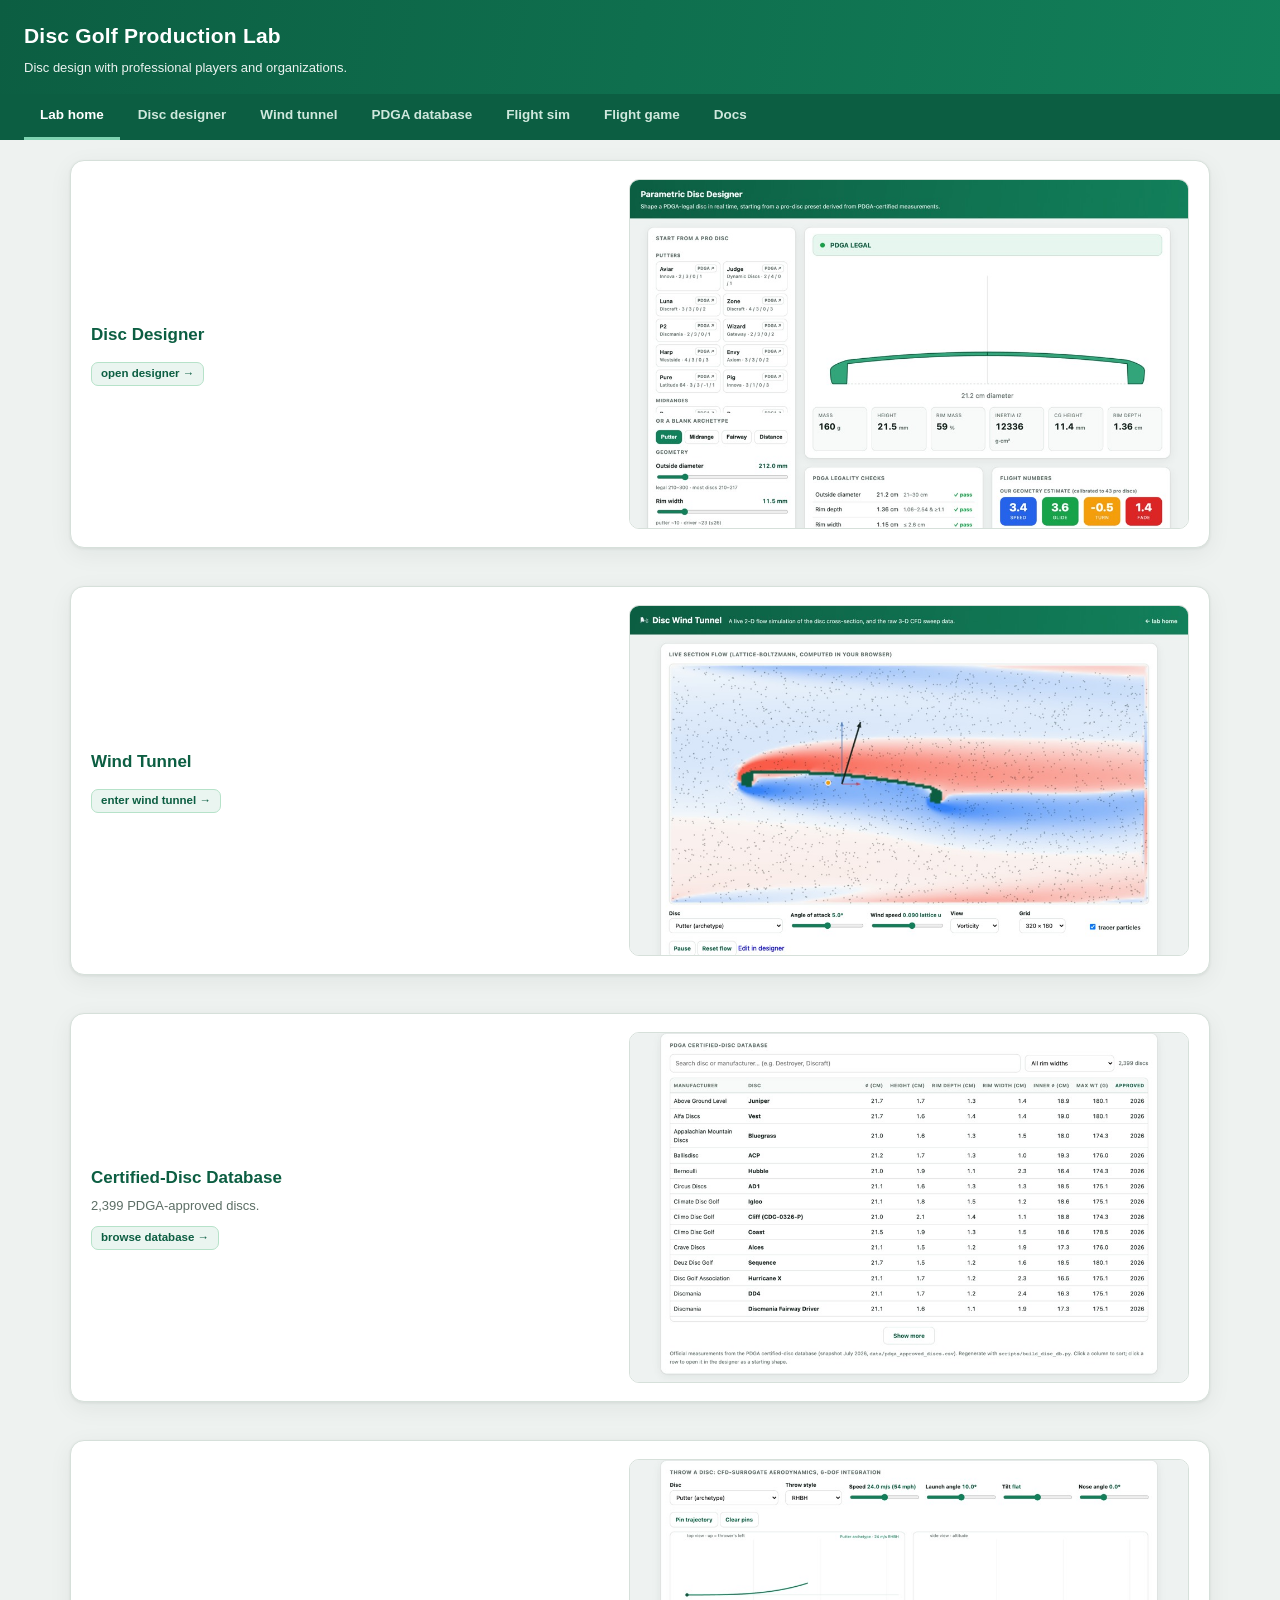
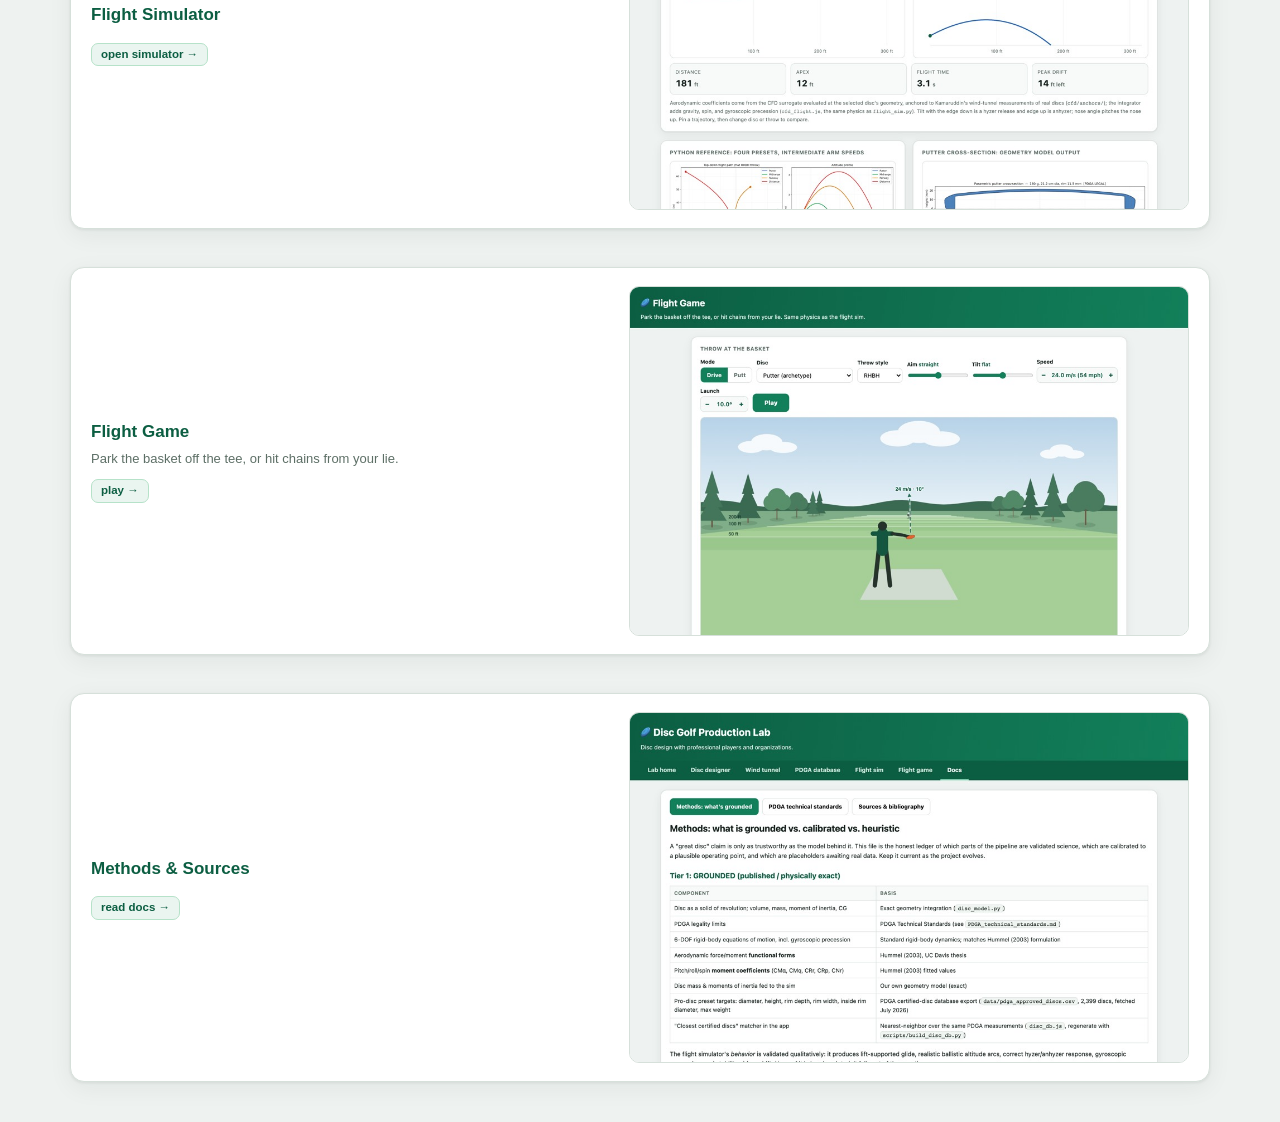
<file: index.html>
<!DOCTYPE html>
<html lang="en">
<head>
<meta charset="utf-8">
<meta name="viewport" content="width=device-width, initial-scale=1">
<title>Disc Golf Production Lab</title>
<script>
// the database/sim/docs panels used to live here as #db/#sim/#docs — forward old links
(function(){
  const go={db:"database.html",sim:"flight_sim.html",docs:"docs.html"};
  const h=location.hash.slice(1);
  if(go[h])location.replace(go[h]);
})();
</script>
<link rel="stylesheet" href="site.css">
<style>
  .cards{display:grid;grid-template-columns:1fr;gap:18px}
  .launch{display:flex;align-items:center;gap:22px;text-decoration:none;color:inherit;transition:.15s;cursor:pointer}
  .launch .ltxt{flex:1}
  .launch img.shot{width:52%;max-width:560px;border:1px solid var(--line);border-radius:10px;display:block}
  @media(max-width:700px){.launch{flex-direction:column;align-items:stretch}.launch img.shot{width:100%;max-width:none}}
  .launch:hover{border-color:var(--accent);transform:translateY(-2px)}
  .launch .big{font-size:17px;font-weight:800;color:var(--accent-d);margin-bottom:4px}
  .launch p{margin:0;font-size:13px;color:var(--muted)}
  .launch .tag{display:inline-block;margin-top:10px;background:#eaf5f0;border:1px solid #b6e2c9;color:#0c5e42;
    border-radius:7px;padding:2px 9px;font-size:11.5px;font-weight:700}
</style>
</head>
<body>
<header>
  <h1>Disc Golf Production Lab</h1>
  <p>Disc design with professional players and organizations.</p>
</header>
<nav>
  <a href="index.html" class="active">Lab home</a>
  <a href="disc_designer.html">Disc designer</a>
  <a href="wind_tunnel.html">Wind tunnel</a>
  <a href="database.html">PDGA database</a>
  <a href="flight_sim.html">Flight sim</a>
  <a href="flight_game.html">Flight game</a>
  <a href="docs.html">Docs</a>
</nav>

<div class="wrap">
  <div class="cards">
    <a class="card launch" href="disc_designer.html">
      <div class="ltxt">
        <div class="big">Disc Designer</div>
        <span class="tag">open designer →</span>
      </div>
      <img class="shot" src="img/designer.jpg" alt="Disc designer: live cross-section, legality checks, flight numbers">
    </a>
    <a class="card launch" href="wind_tunnel.html">
      <div class="ltxt">
        <div class="big">Wind Tunnel</div>
        <span class="tag">enter wind tunnel →</span>
      </div>
      <img class="shot" src="img/wind_tunnel.jpg" alt="Wind tunnel: live flow over a disc cross-section">
    </a>
    <a class="card launch" href="database.html">
      <div class="ltxt">
        <div class="big">Certified-Disc Database</div>
        <p><span id="homecount">2,399</span> PDGA-approved discs.</p>
        <span class="tag">browse database →</span>
      </div>
      <img class="shot" src="img/database.jpg" alt="Certified-disc database table">
    </a>
    <a class="card launch" href="flight_sim.html">
      <div class="ltxt">
        <div class="big">Flight Simulator</div>
        <span class="tag">open simulator →</span>
      </div>
      <img class="shot" src="img/flight_sim.jpg" alt="Flight simulator: top and side trajectory views">
    </a>
    <a class="card launch" href="flight_game.html">
      <div class="ltxt">
        <div class="big">Flight Game</div>
        <p>Park the basket off the tee, or hit chains from your lie.</p>
        <span class="tag">play →</span>
      </div>
      <img class="shot" src="img/flight_game.jpg" alt="Flight game: throw at the basket from a pseudo-3D tee view">
    </a>
    <a class="card launch" href="docs.html">
      <div class="ltxt">
        <div class="big">Methods &amp; Sources</div>
        <span class="tag">read docs →</span>
      </div>
      <img class="shot" src="img/docs.jpg" alt="Methods documentation">
    </a>
  </div>
</div>

<script src="disc_db.js"></script>
<script>
if(typeof DISC_DB!=="undefined")
  document.getElementById("homecount").textContent=DISC_DB.length.toLocaleString();
</script>
</body>
</html>
</file>
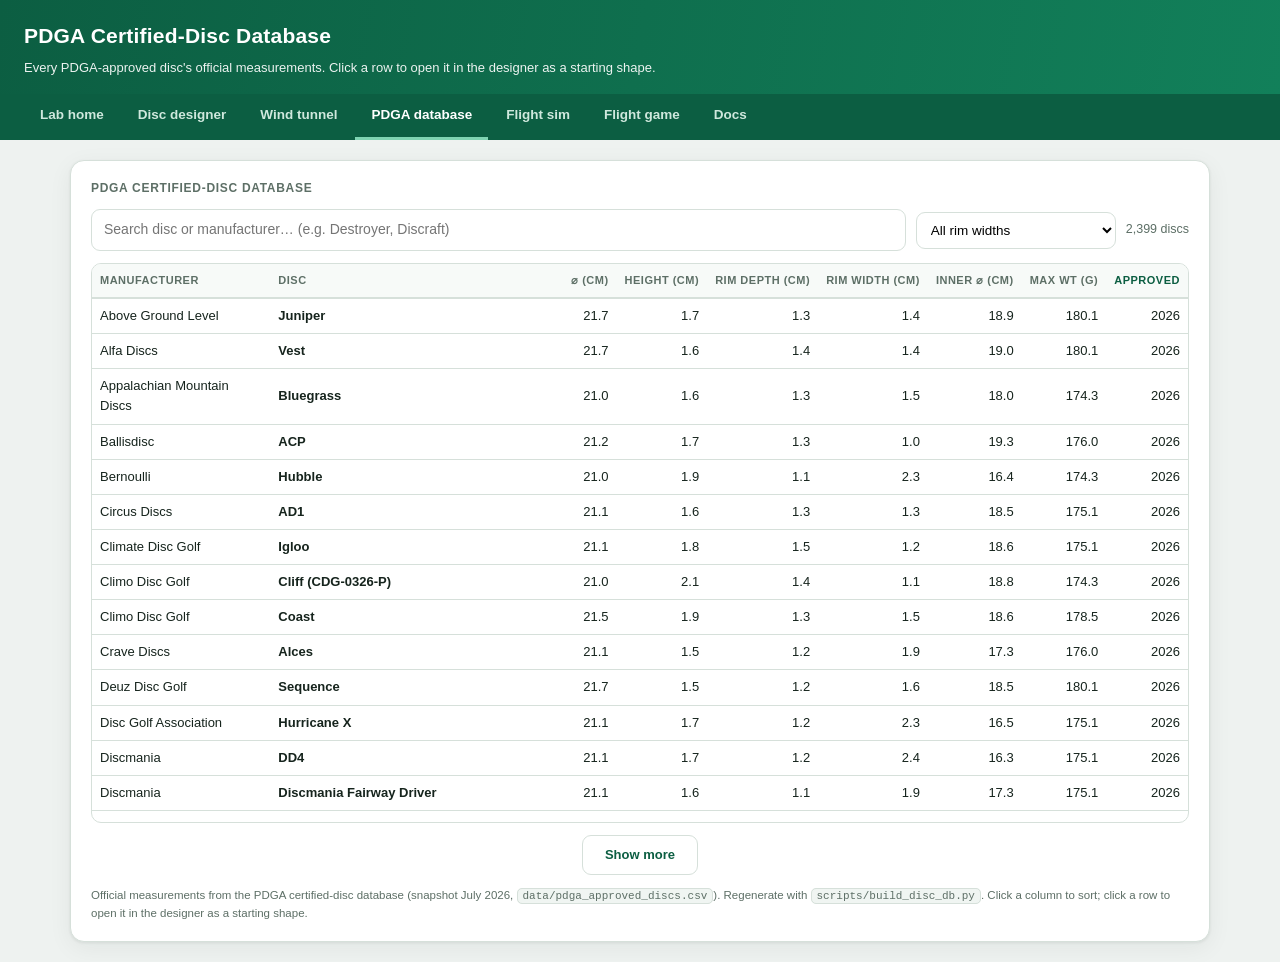
<file: database.html>
<!DOCTYPE html>
<html lang="en">
<head>
<meta charset="utf-8">
<meta name="viewport" content="width=device-width, initial-scale=1">
<title>PDGA Certified-Disc Database</title>
<link rel="stylesheet" href="site.css">
<style>
  .dbbar{display:flex;gap:10px;flex-wrap:wrap;align-items:center;margin-bottom:12px}
  .dbbar input[type=search]{flex:1 1 260px;padding:9px 12px;border:1px solid var(--line);border-radius:9px;
    font:inherit;font-size:14px;background:#fff}
  .dbbar select{padding:9px 10px;border:1px solid var(--line);border-radius:9px;font:inherit;font-size:13.5px;background:#fff}
  .dbbar .count{font-size:12.5px;color:var(--muted);margin-left:auto}
  table.db{width:100%;border-collapse:collapse;font-size:13px}
  table.db th{position:sticky;top:0;background:#f7faf8;text-align:right;padding:8px 8px;font-size:11px;
    text-transform:uppercase;letter-spacing:.5px;color:var(--muted);cursor:pointer;user-select:none;
    border-bottom:2px solid var(--line);white-space:nowrap}
  table.db th:first-child,table.db th:nth-child(2){text-align:left}
  table.db th.sorted{color:var(--accent-d)}
  table.db td{padding:7px 8px;border-bottom:1px solid var(--line);text-align:right;font-variant-numeric:tabular-nums}
  table.db td:first-child,table.db td:nth-child(2){text-align:left}
  table.db td:nth-child(2){font-weight:700}
  .dbscroll{max-height:560px;overflow:auto;border:1px solid var(--line);border-radius:10px}
  .loadbtn{margin:12px auto;display:block;padding:9px 22px;border:1px solid var(--line);background:#fff;
    border-radius:9px;font:inherit;font-weight:700;font-size:13px;color:var(--accent-d);cursor:pointer}
  .loadbtn:hover{border-color:var(--accent)}
  .note code{background:#f0f5f2;border:1px solid var(--line);border-radius:5px;padding:1px 5px;font-size:11px}
</style>
</head>
<body>
<header>
  <h1>PDGA Certified-Disc Database</h1>
  <p>Every PDGA-approved disc's official measurements. Click a row to open it in the designer as a starting shape.</p>
</header>
<nav>
  <a href="index.html">Lab home</a>
  <a href="disc_designer.html">Disc designer</a>
  <a href="wind_tunnel.html">Wind tunnel</a>
  <a href="database.html" class="active">PDGA database</a>
  <a href="flight_sim.html">Flight sim</a>
  <a href="flight_game.html">Flight game</a>
  <a href="docs.html">Docs</a>
</nav>

<div class="wrap">
  <div class="card">
    <h2>PDGA certified-disc database</h2>
    <div class="dbbar">
      <input type="search" id="q" placeholder="Search disc or manufacturer… (e.g. Destroyer, Discraft)">
      <select id="rimclass">
        <option value="">All rim widths</option>
        <option value="putter">Putter-ish (rim &lt; 1.3 cm)</option>
        <option value="mid">Midrange-ish (1.3–1.6 cm)</option>
        <option value="fairway">Fairway-ish (1.6–2.1 cm)</option>
        <option value="distance">Distance-ish (≥ 2.1 cm)</option>
      </select>
      <span class="count" id="count"></span>
    </div>
    <div class="dbscroll">
      <table class="db">
        <thead><tr id="dbhead"></tr></thead>
        <tbody id="dbbody"></tbody>
      </table>
    </div>
    <button class="loadbtn" id="more" style="display:none">Show more</button>
    <div class="note">Official measurements from the PDGA certified-disc database (snapshot July 2026,
      <code>data/pdga_approved_discs.csv</code>). Regenerate with <code>scripts/build_disc_db.py</code>.
      Click a column to sort; click a row to open it in the designer as a starting shape.</div>
  </div>
</div>

<script src="disc_db.js"></script>
<script>
const DB=(typeof DISC_DB!=="undefined")?DISC_DB:[];
const COLS=[["Manufacturer",0],["Disc",1],["⌀ (cm)",2],["Height (cm)",3],["Rim depth (cm)",4],
            ["Rim width (cm)",5],["Inner ⌀ (cm)",6],["Max wt (g)",7],["Approved",8]];
let sortCol=8,sortDir=-1,shown=100;
const headEl=document.getElementById("dbhead");
COLS.forEach(([label,idx])=>{
  const th=document.createElement("th");th.textContent=label;
  th.addEventListener("click",()=>{if(sortCol===idx)sortDir*=-1;else{sortCol=idx;sortDir=idx<2?1:-1;}shown=100;renderDB();});
  headEl.appendChild(th);
});
const q=document.getElementById("q"),rimSel=document.getElementById("rimclass");
q.addEventListener("input",()=>{shown=100;renderDB();});
rimSel.addEventListener("change",()=>{shown=100;renderDB();});
document.getElementById("more").addEventListener("click",()=>{shown+=300;renderDB();});
const RIM_BANDS={putter:[0,13],mid:[13,16],fairway:[16,21],distance:[21,99]};
function renderDB(){
  const needle=q.value.trim().toLowerCase();
  const band=RIM_BANDS[rimSel.value];
  let rows=DB.filter(d=>{
    if(needle&&!(d[0].toLowerCase().includes(needle)||d[1].toLowerCase().includes(needle)))return false;
    if(band&&!(d[5]>=band[0]&&d[5]<band[1]))return false;
    return true;
  });
  rows.sort((a,b)=>{const x=a[sortCol],y=b[sortCol];
    return (typeof x==="string"?x.localeCompare(y):x-y)*sortDir;});
  document.getElementById("count").textContent=rows.length.toLocaleString()+" discs";
  [...headEl.children].forEach((th,i)=>th.classList.toggle("sorted",COLS[i][1]===sortCol));
  document.getElementById("dbbody").innerHTML=rows.slice(0,shown).map(d=>
    `<tr style="cursor:pointer" title="open in designer" onclick="openInDesigner(${JSON.stringify(d).replace(/"/g,'&quot;')})">
     <td>${d[0]}</td><td>${d[1]}</td><td>${(d[2]/10).toFixed(1)}</td><td>${(d[3]/10).toFixed(1)}</td>
     <td>${(d[4]/10).toFixed(1)}</td><td>${(d[5]/10).toFixed(1)}</td><td>${(d[6]/10).toFixed(1)}</td>
     <td>${d[7].toFixed(1)}</td><td>${d[8]}</td></tr>`).join("");
  document.getElementById("more").style.display=rows.length>shown?"block":"none";
}
function openInDesigner(d){
  // hand the certified specs to the designer via the URL; it derives a starting shape
  const p=new URLSearchParams({mfr:d[0],name:d[1],dia:d[2],h:d[3],rd:d[4],rw:d[5],wt:d[7]});
  location.href="disc_designer.html#disc?"+p.toString();
}
if(DB.length)renderDB();
else document.getElementById("dbbody").innerHTML='<tr><td colspan="9">disc_db.js not found; run <code>scripts/build_disc_db.py</code></td></tr>';
</script>
</body>
</html>
</file>
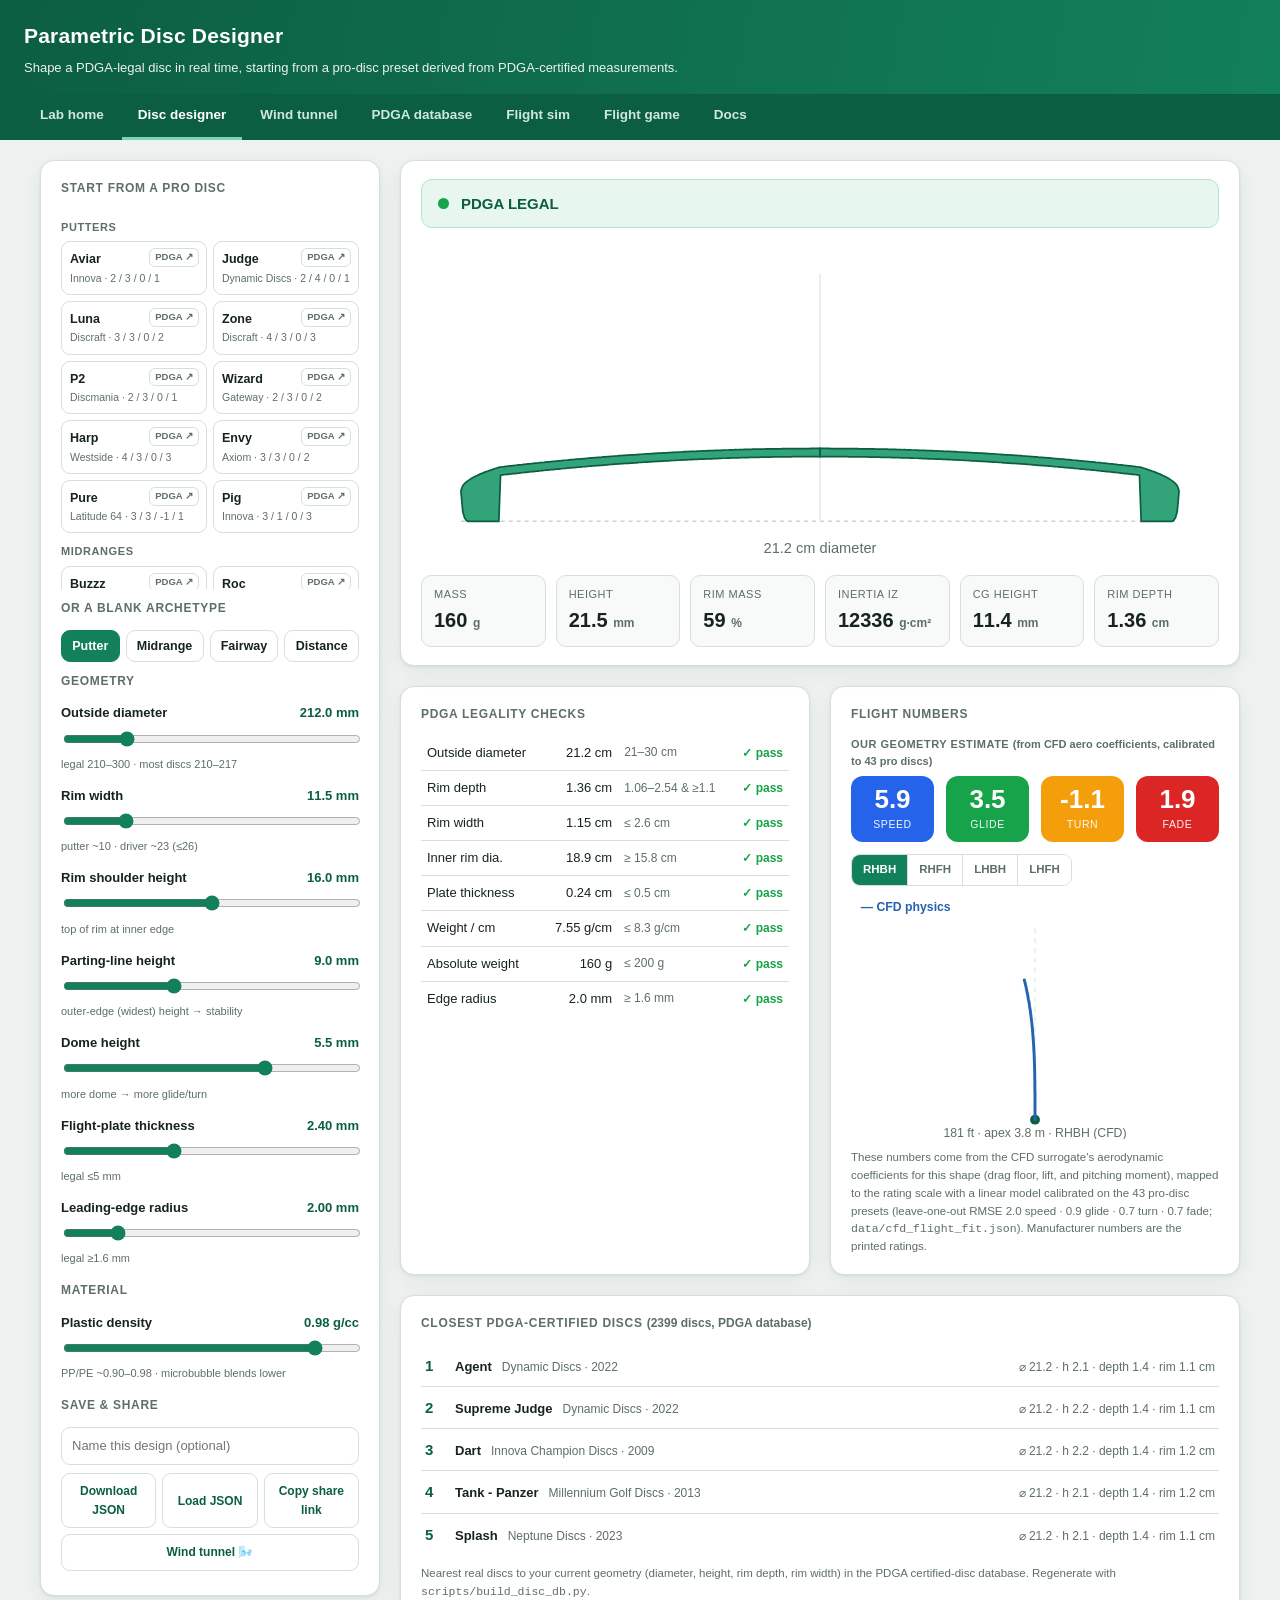
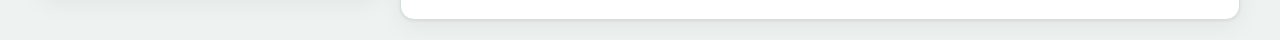
<file: disc_designer.html>
<!DOCTYPE html>
<html lang="en">
<head>
<meta charset="utf-8">
<meta name="viewport" content="width=device-width, initial-scale=1">
<title>Parametric Disc Designer</title>
<link rel="stylesheet" href="site.css">
<style>
  :root{
    --pass:#16a34a; --fail:#dc2626;
    --speed:#2563eb; --glide:#16a34a; --turn:#f59e0b; --fade:#dc2626;
  }
  .wrap{max-width:1240px;display:grid;grid-template-columns:340px 1fr;gap:20px;align-items:start}
  .card{margin-bottom:0}
  .cat{font-size:11px;font-weight:700;text-transform:uppercase;letter-spacing:.6px;color:var(--muted);margin:10px 0 5px}
  .presets{display:flex;flex-wrap:wrap;gap:6px;margin-bottom:2px}
  .presets button,.presets .pbtn{flex:1 1 45%;padding:8px 8px;border:1px solid var(--line);background:#fff;color:var(--ink);
        border-radius:9px;font-size:12.5px;font-weight:600;cursor:pointer;transition:.15s;text-align:left}
  .presets button small,.presets .pbtn small{display:block;font-weight:500;font-size:10.5px;color:var(--muted)}
  .presets button:hover,.presets .pbtn:hover{border-color:var(--accent);color:var(--accent-d)}
  .presets button.active,.presets .pbtn.active{background:var(--accent);border-color:var(--accent);color:#fff}
  .presets button.active small,.presets .pbtn.active small{color:#d8efe5}
  .pbtn{position:relative}
  .pbtn a.ext{position:absolute;top:6px;right:7px;font-size:9.5px;font-weight:700;color:var(--muted);
        text-decoration:none;border:1px solid var(--line);border-radius:6px;padding:1px 5px;background:#fff}
  .pbtn a.ext:hover{color:var(--accent-d);border-color:var(--accent)}
  .pbtn.active a.ext{background:transparent;color:#d8efe5;border-color:#7fd4b2}
  .presets.arch button{flex:1 1 auto;text-align:center}
  #prodiscs{max-height:380px;overflow-y:auto;padding-right:6px;margin-right:-6px}
  .slider{margin:13px 0}
  .slider .row{display:flex;justify-content:space-between;align-items:baseline;margin-bottom:2px}
  .slider label{font-size:13px;font-weight:600}
  .slider .val{font-variant-numeric:tabular-nums;font-size:13px;color:var(--accent-d);font-weight:700}
  .slider .hint{font-size:11px;color:var(--muted)}
  .stage{display:grid;grid-template-columns:1fr;gap:20px}
  .disc-view{position:relative}
  svg{width:100%;height:auto;display:block}
  .legalbar{display:flex;align-items:center;gap:12px;padding:12px 16px;border-radius:11px;font-weight:700;margin-bottom:14px}
  .legalbar.ok{background:#e7f6ee;color:#0c5e42;border:1px solid #b6e2c9}
  .legalbar.no{background:#fdeaea;color:#a71d1d;border:1px solid #f3c0c0}
  .legalbar .dot{width:11px;height:11px;border-radius:50%}
  .legalbar.ok .dot{background:var(--pass)} .legalbar.no .dot{background:var(--fail)}
  table.checks{width:100%;border-collapse:collapse;font-size:13px}
  table.checks td,table.checks th{padding:7px 6px;border-bottom:1px solid var(--line)}
  table.checks th{font-size:11px;text-transform:uppercase;letter-spacing:.5px;color:var(--muted);text-align:right;font-weight:700}
  table.checks th:first-child{text-align:left}
  table.checks tr:last-child td{border-bottom:none}
  .badge{display:inline-flex;align-items:center;gap:5px;font-weight:700;font-size:12px}
  .badge.p{color:var(--pass)} .badge.f{color:var(--fail)}
  .flight{display:flex;gap:12px;flex-wrap:wrap}
  .fnum{flex:1 1 80px;text-align:center;border-radius:12px;padding:10px 6px;color:#fff}
  .fnum .n{font-size:26px;font-weight:800;line-height:1}
  .fnum .l{font-size:10.5px;text-transform:uppercase;letter-spacing:.6px;opacity:.95;margin-top:4px}
  .fnum.ghost{background:#fff!important;border:2px dashed var(--line);color:var(--ink)}
  .fnum.ghost .l{color:var(--muted)}
  .flightlbl{font-size:11px;font-weight:700;color:var(--muted);text-transform:uppercase;letter-spacing:.5px;margin:10px 0 6px}
  .match{display:flex;align-items:baseline;gap:10px;padding:9px 4px;border-bottom:1px solid var(--line);font-size:13px}
  .match:last-child{border-bottom:none}
  .match .rank{font-weight:800;color:var(--accent-d);font-size:15px;min-width:20px}
  .match .name{font-weight:700}
  .match .mfr{color:var(--muted);font-size:12px}
  .match .specs{margin-left:auto;font-variant-numeric:tabular-nums;font-size:12px;color:var(--muted);text-align:right}
  .handtoggle{display:flex;gap:0;border:1px solid var(--line);border-radius:9px;overflow:hidden;width:fit-content}
  .handtoggle button{border:none;background:#fff;font:inherit;font-size:11.5px;font-weight:700;
    padding:6px 11px;cursor:pointer;color:var(--muted);border-right:1px solid var(--line)}
  .handtoggle button:last-child{border-right:none}
  .handtoggle button.active{background:var(--accent);color:#fff}
  .saverow input[type=text]{width:100%;padding:8px 10px;border:1px solid var(--line);border-radius:9px;
    font:inherit;font-size:13px;margin-bottom:8px;background:#fff}
  .saverow .btns{display:flex;gap:6px;flex-wrap:wrap}
  .saverow .btns button{flex:1 1 30%;padding:8px 6px;border:1px solid var(--line);background:#fff;
    border-radius:9px;font:inherit;font-size:12px;font-weight:700;color:var(--accent-d);cursor:pointer;transition:.15s}
  .saverow .btns button:hover{border-color:var(--accent)}
  @media(max-width:1000px){.wrap{grid-template-columns:1fr}.two{grid-template-columns:1fr}}
</style>
</head>
<body>
<header>
  <h1>Parametric Disc Designer</h1>
  <p>Shape a PDGA-legal disc in real time, starting from a pro-disc preset derived from PDGA-certified measurements.</p>
</header>
<nav>
  <a href="index.html">Lab home</a>
  <a href="disc_designer.html" class="active">Disc designer</a>
  <a href="wind_tunnel.html">Wind tunnel</a>
  <a href="database.html">PDGA database</a>
  <a href="flight_sim.html">Flight sim</a>
  <a href="flight_game.html">Flight game</a>
  <a href="docs.html">Docs</a>
</nav>

<div class="wrap">
  <!-- CONTROLS -->
  <div class="card" id="controls">
    <h2>Start from a pro disc</h2>
    <div id="prodiscs"></div>
    <div style="height:10px"></div>
    <h2>Or a blank archetype</h2>
    <div class="presets arch" id="presets"></div>
    <div style="height:8px"></div>
    <h2>Geometry</h2>
    <div id="geo"></div>
    <h2 style="margin-top:14px">Material</h2>
    <div id="mat"></div>
    <h2 style="margin-top:14px">Save &amp; share</h2>
    <div class="saverow">
      <input type="text" id="dname" placeholder="Name this design (optional)" maxlength="60">
      <div class="btns">
        <button id="btn_save">Download JSON</button>
        <button id="btn_load">Load JSON</button>
        <button id="btn_share">Copy share link</button>
        <button id="btn_tunnel">Wind tunnel 🌬️</button>
      </div>
      <input type="file" id="loadfile" accept=".json,application/json" hidden>
      <div class="hint" id="savemsg" style="margin-top:6px"></div>
    </div>
  </div>

  <!-- STAGE -->
  <div class="stage">
    <div class="card disc-view">
      <div id="legalbar" class="legalbar ok"><span class="dot"></span><span id="legaltext">PDGA LEGAL</span></div>
      <svg id="svg" viewBox="0 0 600 240" preserveAspectRatio="xMidYMid meet" aria-label="disc cross-section"></svg>
      <div class="grid2" id="tiles" style="margin-top:14px"></div>
      <div id="fidelity"></div>
    </div>

    <div class="two">
      <div class="card">
        <h2>PDGA legality checks</h2>
        <table class="checks"><tbody id="checks"></tbody></table>
      </div>
      <div class="card">
        <h2>Flight numbers</h2>
        <div id="mfrflight"></div>
        <div class="flightlbl">Our geometry estimate <span style="text-transform:none;letter-spacing:0;font-weight:600" id="estlbl"></span></div>
        <div class="flight" id="flight"></div>
        <div class="handtoggle" id="hand" style="margin-top:12px"></div>
        <svg id="path" viewBox="0 0 300 200" style="margin-top:8px" aria-label="illustrative flight path"></svg>
        <div class="note" id="estnote"></div>
      </div>
    </div>

    <div class="card">
      <h2>Closest PDGA-certified discs <span style="text-transform:none;letter-spacing:0;font-weight:600" id="dbcount"></span></h2>
      <div id="matches"></div>
      <div class="note">Nearest real discs to your current geometry (diameter, height, rim depth, rim width) in the PDGA certified-disc database. Regenerate with <code>scripts/build_disc_db.py</code>.</div>
    </div>
  </div>
</div>

<script src="disc_common.js"></script>
<script src="disc_db.js"></script>
<script src="pro_discs.js"></script>
<script src="flight_fit.js"></script>
<script src="cfd_surrogate.js"></script>
<script src="cfd_flight.js"></script>
<script src="cfd_flight_fit.js"></script>
<script>
/* ---- compute (profile/mass model in disc_common.js; checks + flight fit here) ---- */
function pdgaCheck(p,mp){mp=mp||massProperties(p);const D=p.D_out_mm/10,cav=mp.cavity_depth_mm/10,c=[];const add=(n,ok,v,l)=>c.push({name:n,pass:!!ok,value:v,limit:l});add("Outside diameter",D>=21&&D<=30,D.toFixed(1)+" cm","21–30 cm");add("Rim depth",cav>=.05*D&&cav<=.12*D&&cav>=1.1,cav.toFixed(2)+" cm",(.05*D).toFixed(2)+"–"+(.12*D).toFixed(2)+" & ≥1.1");add("Rim width",p.rim_width_mm/10<=2.6,(p.rim_width_mm/10).toFixed(2)+" cm","≤ 2.6 cm");add("Inner rim dia.",mp.inner_rim_dia_mm/10>=15.8,(mp.inner_rim_dia_mm/10).toFixed(1)+" cm","≥ 15.8 cm");add("Plate thickness",p.plate_thick_mm/10<=.5,(p.plate_thick_mm/10).toFixed(2)+" cm","≤ 0.5 cm");add("Weight / cm",mp.mass_g<=8.3*D,(mp.mass_g/D).toFixed(2)+" g/cm","≤ 8.3 g/cm");add("Absolute weight",mp.mass_g<=200,mp.mass_g.toFixed(0)+" g","≤ 200 g");add("Edge radius",p.nose_radius_mm>=1.6,p.nose_radius_mm.toFixed(1)+" mm","≥ 1.6 mm");return{checks:c,all:c.every(x=>x.pass)};}
function flightEstimate(p,mp){
  mp=mp||massProperties(p);
  if(typeof CFD_FLIGHT_FIT!=="undefined"&&typeof CFDFlight!=="undefined"&&typeof CFD_SURROGATE!=="undefined"){
    // CFD tier (scripts/fit_cfd_flight_numbers.py): surrogate aero
    // coefficients -> ratings, calibrated to the pro-disc presets
    const c=CFDFlight.cfdAero(p);
    const a5=5*Math.PI/180;
    const trim=c.CMa?(-c.CM0/c.CMa)*180/Math.PI:0;
    const feat={CD0m:c.CD0,CDa:c.CDa,CL0:c.CL0,CM0:c.CM0,
      CM5:c.CM0+c.CMa*a5,CD5:c.CD0+c.CDa*Math.pow(a5-c.alpha0,2),
      trim:clamp(trim,-20,30)};
    const out={};
    for(const k of ["speed","glide","turn","fade"]){
      const m=CFD_FLIGHT_FIT[k];
      let v=m.intercept;
      for(const f in m.features)v+=m.features[f]*feat[f];
      out[k]=Math.round(clamp(v,m.clamp[0],m.clamp[1])*10)/10;
    }
    return out;
  }
  if(typeof FLIGHT_FIT!=="undefined"){
    // calibrated linear models (scripts/fit_flight_numbers.py) — fit to the
    // manufacturer flight numbers of the pro-disc presets (data/pro_discs.json)
    const feat={rw:p.rim_width_mm,dia:p.D_out_mm,dome:p.dome_mm,
      h:mp.total_height_mm,cav:mp.cavity_depth_mm,
      pr:p.parting_line_mm/Math.max(p.rim_shoulder_mm,1e-9)};
    const out={};
    for(const k of ["speed","glide","turn","fade"]){
      const m=FLIGHT_FIT[k];
      let v=m.intercept;
      for(const f in m.features)v+=m.features[f]*feat[f];
      out[k]=Math.round(clamp(v,m.clamp[0],m.clamp[1])*10)/10;
    }
    return out;
  }
  // fallback: original uncalibrated heuristic (flight_fit.js missing)
  const speed=clamp(1+(p.rim_width_mm-6)/1.65,1,14);const glide=clamp(2+p.dome_mm/1.4+(mp.total_height_mm-18)/6,1,7);const understab=(p.parting_line_mm/Math.max(p.rim_shoulder_mm,1e-9))+p.dome_mm/12;const turn=clamp(1-(understab-.55)*8,-5,1);const fade=clamp(.5+(p.rim_width_mm-10)/6-p.dome_mm/10,0,5);return{speed:Math.round(speed*10)/10,glide:Math.round(glide*10)/10,turn:Math.round(turn*10)/10,fade:Math.round(fade*10)/10};
}

/* ---- parameter definitions & archetype presets ---- */
const PARAMS=[
  {k:"D_out_mm",label:"Outside diameter",min:210,max:220,step:.1,unit:"mm",hint:"legal 210–300 · most discs 210–217",grp:"geo"},
  {k:"rim_width_mm",label:"Rim width",min:8,max:26,step:.1,unit:"mm",hint:"putter ~10 · driver ~23 (≤26)",grp:"geo"},
  {k:"rim_shoulder_mm",label:"Rim shoulder height",min:10,max:22,step:.1,unit:"mm",hint:"top of rim at inner edge",grp:"geo"},
  {k:"parting_line_mm",label:"Parting-line height",min:5,max:16,step:.1,unit:"mm",hint:"outer-edge (widest) height → stability",grp:"geo"},
  {k:"dome_mm",label:"Dome height",min:0,max:8,step:.1,unit:"mm",hint:"more dome → more glide/turn",grp:"geo"},
  {k:"plate_thick_mm",label:"Flight-plate thickness",min:1.2,max:4.5,step:.05,unit:"mm",hint:"legal ≤5 mm",grp:"geo"},
  {k:"nose_radius_mm",label:"Leading-edge radius",min:1.6,max:4,step:.05,unit:"mm",hint:"legal ≥1.6 mm",grp:"geo"},
  {k:"density_gcc",label:"Plastic density",min:.85,max:1.00,step:.005,unit:"g/cc",hint:"PP/PE ~0.90–0.98 · microbubble blends lower",grp:"mat"},
];

/* ---- pro disc library ------------------------------------------------
   PRO_DISCS is generated from data/pro_discs.json by scripts/build_disc_db.py
   (loaded via pro_discs.js): PDGA-certified measurements (dia/h/rd/rw in mm,
   wt in g) + manufacturer flight numbers. Geometry derivation below fills in
   what the PDGA doesn't publish (plate thickness, parting line, nose radius)
   with per-class estimates. */
if(typeof PRO_DISCS==="undefined")window.PRO_DISCS=[];
let P={...PRESETS.Putter};
let activePro=null;     // index into PRO_DISCS, or null
let importedDisc=null;  // disc handed over from the database browser (index.html), or null
function activeDisc(){return activePro!==null?PRO_DISCS[activePro]:importedDisc;}

/* ---- build controls ---- */
const geoEl=document.getElementById("geo"),matEl=document.getElementById("mat");
const sliderEls={};
PARAMS.forEach(def=>{
  const wrap=document.createElement("div");wrap.className="slider";
  wrap.innerHTML=`<div class="row"><label>${def.label}</label><span class="val" id="v_${def.k}"></span></div>
    <input type="range" min="${def.min}" max="${def.max}" step="${def.step}" id="s_${def.k}">
    <div class="hint">${def.hint}</div>`;
  (def.grp==="mat"?matEl:geoEl).appendChild(wrap);
  const input=wrap.querySelector("input");
  input.addEventListener("input",()=>{P[def.k]=parseFloat(input.value);clearActivePreset();activePro=null;importedDisc=null;render();});
  sliderEls[def.k]={input,val:wrap.querySelector(`#v_${def.k}`),def};
});

const proEl=document.getElementById("prodiscs");
// PDGA equipment-certification search, manufacturer ids from the site's filter form
const PDGA_MFR={"Innova":270681,"Discraft":270546,"Discmania":270536,"Dynamic Discs":270576,
  "Gateway":270651,"Westside":270936,"Axiom":270406,"Latitude 64":270706,"MVP":270751};
function pdgaLink(d){
  const base="https://www.pdga.com/technical-standards/equipment-certification/discs?title="+
    encodeURIComponent(d.name);
  return PDGA_MFR[d.mfr]?base+"&manufacturer="+PDGA_MFR[d.mfr]:base;
}
if(!PRO_DISCS.length)proEl.innerHTML='<div class="hint" style="font-size:12px;color:var(--muted)">pro_discs.js not found; run <code>scripts/build_disc_db.py</code></div>';
["Putter","Midrange","Fairway","Distance"].forEach(cls=>{
  const lbl=document.createElement("div");lbl.className="cat";lbl.textContent=cls+"s";
  proEl.appendChild(lbl);
  const row=document.createElement("div");row.className="presets";
  PRO_DISCS.forEach((d,i)=>{
    if(d.cls!==cls)return;
    const b=document.createElement("div");b.className="pbtn";b.dataset.pro=i;
    b.setAttribute("role","button");b.tabIndex=0;
    b.innerHTML=`${d.name}<small>${d.mfr} · ${d.fl.join(" / ")}</small>`;
    const a=document.createElement("a");a.className="ext";a.href=pdgaLink(d);
    a.target="_blank";a.rel="noopener";a.title=`${d.name} in the PDGA certification database`;
    a.textContent="PDGA ↗";
    a.addEventListener("click",e=>e.stopPropagation());
    b.appendChild(a);
    b.addEventListener("click",()=>{P=paramsFromCertified(d);activePro=i;importedDisc=null;
      setActivePreset(null);setActivePro(i);syncSliders();render();});
    b.addEventListener("keydown",e=>{if(e.key==="Enter"||e.key===" "){e.preventDefault();b.click();}});
    row.appendChild(b);
  });
  proEl.appendChild(row);
});
function setActivePro(i){proEl.querySelectorAll("[data-pro]").forEach(b=>b.classList.toggle("active",b.dataset.pro==i));}

const presetsEl=document.getElementById("presets");
Object.keys(PRESETS).forEach(name=>{
  const b=document.createElement("button");b.textContent=name;b.dataset.p=name;
  b.addEventListener("click",()=>{P={...PRESETS[name]};activePro=null;importedDisc=null;
    setActivePreset(name);setActivePro(-1);syncSliders();render();});
  presetsEl.appendChild(b);
});
function setActivePreset(n){[...presetsEl.children].forEach(b=>b.classList.toggle("active",b.dataset.p===n));}
function clearActivePreset(){setActivePreset(null);setActivePro(-1);}
function syncSliders(){PARAMS.forEach(d=>{sliderEls[d.k].input.value=P[d.k];});}

/* ---- closest certified discs ---- */
const DB=(typeof DISC_DB!=="undefined")?DISC_DB:[];
document.getElementById("dbcount").textContent=DB.length?`(${DB.length} discs, PDGA database)`:"(disc_db.js not found; run scripts/build_disc_db.py)";
function closestDiscs(mp,k){
  // distance in mm-space, each dimension scaled by a typical spread
  const q=[P.D_out_mm,mp.total_height_mm,mp.cavity_depth_mm,P.rim_width_mm];
  const w=[1/3,1/1.5,1/1,1/1];  // dia varies least per mm of "feel"; rim width/depth matter most
  return DB.map(d=>{
    let s=0;for(let j=0;j<4;j++){const diff=(q[j]-d[2+j])*w[j];s+=diff*diff;}
    return{d,score:Math.sqrt(s)};
  }).sort((a,b)=>a.score-b.score).slice(0,k);
}

/* ---- rendering ---- */
const svg=document.getElementById("svg");
function render(){
  PARAMS.forEach(d=>{const s=sliderEls[d.k];s.val.textContent=P[d.k].toFixed(d.step<.1?2:1)+" "+d.unit;});
  const mp=massProperties(P),chk=pdgaCheck(P,mp),fl=flightEstimate(P,mp);

  /* legal bar */
  const lb=document.getElementById("legalbar"),lt=document.getElementById("legaltext");
  lb.className="legalbar "+(chk.all?"ok":"no");
  const ad=activeDisc();
  lt.innerHTML=(chk.all?"PDGA LEGAL":"OUT OF SPEC: "+chk.checks.filter(c=>!c.pass).map(c=>c.name).join(", "))
    +(ad?`<span class="protag">based on ${ad.mfr} ${ad.name}</span>`:"");

  /* cross-section */
  drawSection(mp);

  /* tiles */
  const tiles=[
    ["Mass",mp.mass_g.toFixed(0),"g"],
    ["Height",mp.total_height_mm.toFixed(1),"mm"],
    ["Rim mass",(mp.rim_mass_fraction*100).toFixed(0),"%"],
    ["Inertia Iz",mp.Iz_gcm2.toFixed(0),"g·cm²"],
    ["CG height",mp.cg_height_mm.toFixed(1),"mm"],
    ["Rim depth",(mp.cavity_depth_mm/10).toFixed(2),"cm"],
  ];
  document.getElementById("tiles").innerHTML=tiles.map(t=>
    `<div class="tile"><div class="k">${t[0]}</div><div class="v">${t[1]} <small>${t[2]}</small></div></div>`).join("");

  /* certified-vs-model fidelity table */
  const fid=document.getElementById("fidelity");
  if(ad){
    const d=ad;
    const rows=[
      ["Diameter",d.dia/10+" cm",(P.D_out_mm/10).toFixed(1)+" cm"],
      ["Height",(d.h/10).toFixed(1)+" cm",(mp.total_height_mm/10).toFixed(1)+" cm"],
      ["Rim depth",(d.rd/10).toFixed(1)+" cm",(mp.cavity_depth_mm/10).toFixed(2)+" cm"],
      ["Rim width",(d.rw/10).toFixed(1)+" cm",(P.rim_width_mm/10).toFixed(2)+" cm"],
      ["Max weight",d.wt.toFixed(1)+" g",mp.mass_g.toFixed(1)+" g"],
    ];
    fid.innerHTML=`<h2 style="margin-top:16px">PDGA-certified spec vs this model</h2>
      <table class="checks"><tbody>
      <tr><th>Property</th><th>Certified</th><th>Model</th></tr>
      ${rows.map(r=>`<tr><td>${r[0]}</td><td style="text-align:right;font-variant-numeric:tabular-nums">${r[1]}</td><td style="text-align:right;font-variant-numeric:tabular-nums">${r[2]}</td></tr>`).join("")}
      </tbody></table>
      <div class="note">Certified values from the PDGA database. Plate thickness, parting line, and nose radius aren't published; the model estimates them per class, so small differences are expected.</div>`;
  }else fid.innerHTML="";

  /* checks */
  document.getElementById("checks").innerHTML=chk.checks.map(c=>
    `<tr><td>${c.name}</td><td style="text-align:right;font-variant-numeric:tabular-nums">${c.value}</td>
     <td style="color:var(--muted);font-size:12px">${c.limit}</td>
     <td style="text-align:right"><span class="badge ${c.pass?'p':'f'}">${c.pass?'✓ pass':'✕ fail'}</span></td></tr>`).join("");

  /* flight numbers: manufacturer (if pro preset) + our estimate */
  const cols={speed:"var(--speed)",glide:"var(--glide)",turn:"var(--turn)",fade:"var(--fade)"};
  const mfr=document.getElementById("mfrflight");
  if(ad&&ad.fl){
    mfr.innerHTML=`<div class="flightlbl">${ad.mfr} ${ad.name} · manufacturer rating</div>
      <div class="flight">${["speed","glide","turn","fade"].map((k,j)=>
      `<div class="fnum" style="background:${cols[k]}"><div class="n">${ad.fl[j]}</div><div class="l">${k}</div></div>`).join("")}</div>`;
  }else mfr.innerHTML="";
  document.getElementById("flight").innerHTML=["speed","glide","turn","fade"].map(k=>
    `<div class="fnum ${ad&&ad.fl?"ghost":""}" style="background:${cols[k]}"><div class="n">${fl[k]}</div><div class="l">${k}</div></div>`).join("");
  drawPath(fl);

  /* closest certified discs */
  if(DB.length){
    const top=closestDiscs(mp,5);
    document.getElementById("matches").innerHTML=top.map((m,i)=>
      `<div class="match"><span class="rank">${i+1}</span>
        <span class="name">${m.d[1]}</span><span class="mfr">${m.d[0]} · ${m.d[8]}</span>
        <span class="specs">⌀ ${(m.d[2]/10).toFixed(1)} · h ${(m.d[3]/10).toFixed(1)} · depth ${(m.d[4]/10).toFixed(1)} · rim ${(m.d[5]/10).toFixed(1)} cm</span>
      </div>`).join("");
  }
}

function drawSection(mp){
  const R=P.D_out_mm/2, N=200;
  const pts=[];for(let i=0;i<N;i++){const r=R*i/(N-1);pts.push([r,zBot(P,r)]);}
  for(let i=N-1;i>=0;i--){const r=R*i/(N-1);pts.push([r,zTop(P,r)]);}
  // world bounds
  const maxZ=mp.total_height_mm+2, W=600,H=240,pad=30;
  const sx=(W-2*pad)/(2*R), sz=(H-2*pad)/maxZ, s=Math.min(sx,sz);
  const cx=W/2, gy=H-pad; // ground baseline
  const X=(r,sgn)=>cx+sgn*r*s, Y=z=>gy-z*s;
  const half=sgn=>{let d="M";pts.forEach((pt,i)=>{d+=(i?"L":"")+X(pt[0],sgn).toFixed(1)+","+Y(pt[1]).toFixed(1)+" ";});return d+"Z";};
  const grid=`<line x1="${pad}" y1="${gy}" x2="${W-pad}" y2="${gy}" stroke="#c9d6cf" stroke-dasharray="3 3"/>
    <line x1="${cx}" y1="${pad-6}" x2="${cx}" y2="${gy}" stroke="#e0e8e3"/>`;
  const dimW=`<text x="${cx}" y="${H-6}" text-anchor="middle" fill="#5d6f66" font-size="11">${(P.D_out_mm/10).toFixed(1)} cm diameter</text>`;
  svg.innerHTML=grid+
    `<path d="${half(1)}" fill="#1d9b6c" fill-opacity=".9" stroke="#0c5e42" stroke-width="1.3"/>`+
    `<path d="${half(-1)}" fill="#1d9b6c" fill-opacity=".9" stroke="#0c5e42" stroke-width="1.3"/>`+
    dimW;
}

/* ---- throw style: which way turn/fade break depends on hand + grip ----
   RHBH and LHFH: turn drifts right, fade breaks left.
   LHBH and RHFH: the exact mirror. */
const THROW_STYLES=["RHBH","RHFH","LHBH","LHFH"];
const THROW_MIRROR={RHBH:1,LHFH:1,RHFH:-1,LHBH:-1};
let throwStyle="RHBH";
const handEl=document.getElementById("hand");
THROW_STYLES.forEach(s=>{
  const b=document.createElement("button");b.textContent=s;b.dataset.ts=s;
  b.addEventListener("click",()=>{throwStyle=s;
    [...handEl.children].forEach(x=>x.classList.toggle("active",x.dataset.ts===s));render();});
  handEl.appendChild(b);
});
handEl.firstChild.classList.add("active");

function pathFor(fl,mirror,teeY,topY,cx){
  const dist=fl.speed*7+fl.glide*8; // ~feet
  const maxDist=14*7+7*8;
  const span=teeY-topY, amp=70;
  const rightPush=Math.max(0,-fl.turn), leftPush=fl.fade;
  let d="M";const K=60;
  for(let i=0;i<=K;i++){const t=i/K;
    const y=teeY-span*(dist/maxDist)*t;
    const dx=rightPush*(amp/5)*Math.sin(Math.PI*t*0.92)-leftPush*(amp/6)*Math.pow(clamp((t-.45)/.55,0,1),2);
    d+=(i?"L":"")+(cx+mirror*dx).toFixed(1)+","+y.toFixed(1)+" ";}
  return d;
}
function drawPath(fl){
  const el=document.getElementById("path"),W=300,Ht=200,pad=16;
  const teeY=Ht-pad, topY=pad+10, cx=W/2, span=teeY-topY;
  const mirror=THROW_MIRROR[throwStyle];
  const ad=activeDisc();

  // CFD-surrogate physics: geometry -> aero coeffs -> real 6-DOF trajectory.
  // Falls back to the old flight-number heuristic path if the CFD files are absent.
  let cfd=null;
  if(typeof CFDFlight!=="undefined" && typeof CFD_SURROGATE!=="undefined"){
    try{
      const res=CFDFlight.simulateFlight(P,massProperties(P),{v0:24,launch_deg:10,handed:"RHBH"});
      const pxPerFt=span/250;                       // ~big-arm distance fills the box
      let d="M"; const N=res.x.length, step=Math.max(1,Math.floor(N/80));
      for(let i=0;i<N;i+=step){                      // x downrange -> up; +y (left) -> across
        const vx=cx-mirror*(res.y[i]/0.3048)*pxPerFt;
        const vy=teeY-Math.min((res.x[i]/0.3048)*pxPerFt,span);
        d+=(d.length>1?"L":"")+vx.toFixed(1)+","+vy.toFixed(1)+" ";
      }
      cfd={d,distFt:res.distance_ft,apex:res.apex_m};
    }catch(e){cfd=null;}
  }

  let paths="",legend="";
  if(ad&&ad.fl){
    const mfrFl={speed:ad.fl[0],glide:ad.fl[1],turn:ad.fl[2],fade:ad.fl[3]};
    paths+=`<path d="${pathFor(mfrFl,mirror,teeY,topY,cx)}" fill="none" stroke="#12805a" stroke-width="2.6" stroke-linecap="round"/>`;
  }
  if(cfd){
    paths+=`<path d="${cfd.d}" fill="none" stroke="#2563b0" stroke-width="2.4" stroke-linecap="round" stroke-linejoin="round"/>`;
    legend=(ad&&ad.fl?`<text x="8" y="14" fill="#12805a" font-size="10" font-weight="700">— rated</text>`:"")+
           `<text x="8" y="${ad&&ad.fl?27:14}" fill="#2563b0" font-size="10" font-weight="700">— CFD physics</text>`;
  }else{
    paths+=`<path d="${pathFor(fl,mirror,teeY,topY,cx)}" fill="none" stroke="#8aa89b" stroke-width="2" stroke-dasharray="5 4" stroke-linecap="round"/>`;
  }
  const cap=cfd?`${cfd.distFt.toFixed(0)} ft · apex ${cfd.apex.toFixed(1)} m · ${throwStyle} (CFD)`
               :`tee · illustrative ${throwStyle} flat throw`;
  el.innerHTML=`<line x1="${cx}" y1="${teeY}" x2="${cx}" y2="${topY}" stroke="#e0e8e3" stroke-dasharray="4 4"/>
    <circle cx="${cx}" cy="${teeY}" r="4" fill="#0c5e42"/>${paths}${legend}
    <text x="${cx}" y="${Ht-2}" text-anchor="middle" fill="#5d6f66" font-size="10">${cap}</text>`;
}

/* ---- save / load / share ---- */
const DESIGN_KEYS=PARAMS.map(d=>d.k);
const nameEl=document.getElementById("dname"),saveMsg=document.getElementById("savemsg");
function msg(t){saveMsg.textContent=t;clearTimeout(msg._t);msg._t=setTimeout(()=>saveMsg.textContent="",5000);}
function widenSliders(){PARAMS.forEach(def=>{const s=sliderEls[def.k].input;
  if(P[def.k]>parseFloat(s.max))s.max=Math.ceil(P[def.k]);
  if(P[def.k]<parseFloat(s.min))s.min=Math.floor(P[def.k]);});}
function applyParams(src,name){
  const p={};
  for(const k of DESIGN_KEYS){
    const v=parseFloat(src[k]);
    if(!isFinite(v)){
      if(k==="density_gcc"){p[k]=P.density_gcc;continue;} // CFD case files omit density
      throw new Error("missing "+k);
    }
    p[k]=v;
  }
  P=p;activePro=null;importedDisc=null;
  widenSliders();setActivePreset(null);setActivePro(-1);
  nameEl.value=name||"";
  syncSliders();render();
}
function designJSON(){
  const mp=massProperties(P),ad=activeDisc();
  // params/mp keys intentionally match cfd/test_case.json so a saved design
  // can feed the CFD pipeline directly
  return{format:"discgolf-design-v1",name:nameEl.value.trim()||null,
    based_on:ad?{mfr:ad.mfr,name:ad.name}:null,
    params:{...P},
    mp:{mass_g:+mp.mass_g.toFixed(2),Iz_gcm2:+mp.Iz_gcm2.toFixed(1),
        total_height_mm:+mp.total_height_mm.toFixed(2),cavity_depth_mm:+mp.cavity_depth_mm.toFixed(2),
        cg_height_mm:+mp.cg_height_mm.toFixed(2)},
    flight_estimate:flightEstimate(P,mp),pdga_legal:pdgaCheck(P,mp).all};
}
document.getElementById("btn_save").addEventListener("click",()=>{
  const d=designJSON();
  const slug=(d.name||"disc-design").toLowerCase().replace(/[^a-z0-9]+/g,"-").replace(/^-+|-+$/g,"")||"disc-design";
  const a=document.createElement("a");
  a.href=URL.createObjectURL(new Blob([JSON.stringify(d,null,2)],{type:"application/json"}));
  a.download=slug+".json";a.click();URL.revokeObjectURL(a.href);
  msg("Saved "+a.download);
});
const fileEl=document.getElementById("loadfile");
document.getElementById("btn_load").addEventListener("click",()=>fileEl.click());
fileEl.addEventListener("change",async()=>{
  const f=fileEl.files[0];fileEl.value="";if(!f)return;
  try{
    const j=JSON.parse(await f.text());
    applyParams(j.params||j,j.name||"");  // accepts saved designs, cfd case files, or bare param objects
    msg("Loaded "+f.name);
  }catch(e){msg("Couldn't load that file: "+e.message);}
});
document.getElementById("btn_share").addEventListener("click",async()=>{
  const q=new URLSearchParams();
  DESIGN_KEYS.forEach(k=>q.set(k,P[k]));
  if(nameEl.value.trim())q.set("name",nameEl.value.trim());
  const url=location.origin+location.pathname+"#design?"+q.toString();
  history.replaceState(null,"",url);
  try{await navigator.clipboard.writeText(url);msg("Share link copied to clipboard.");}
  catch(e){msg("Copy the link from the address bar.");}
});
document.getElementById("btn_tunnel").addEventListener("click",()=>{
  const q=new URLSearchParams();
  DESIGN_KEYS.forEach(k=>q.set(k,P[k]));
  if(nameEl.value.trim())q.set("name",nameEl.value.trim());
  location.href="wind_tunnel.html#design?"+q.toString();
});

/* ---- disc handed over from the database browser (index.html) via URL hash ---- */
function loadFromHash(){
  const dm=location.hash.match(/^#design\?(.*)$/);
  if(dm){
    const q=new URLSearchParams(dm[1]);
    try{applyParams(Object.fromEntries(q),q.get("name")||"");return true;}
    catch(e){return false;}
  }
  const m=location.hash.match(/^#disc\?(.*)$/);
  if(!m)return false;
  const q=new URLSearchParams(m[1]);
  const num=k=>parseFloat(q.get(k));
  const d={mfr:q.get("mfr")||"?",name:q.get("name")||"?",
    dia:num("dia"),h:num("h"),rd:num("rd"),rw:num("rw"),wt:num("wt"),fl:null};
  if([d.dia,d.h,d.rd,d.rw,d.wt].some(v=>!isFinite(v)))return false;
  d.cls=d.rw<13?"Putter":d.rw<16?"Midrange":d.rw<21?"Fairway":"Distance";
  P=paramsFromCertified(d);importedDisc=d;activePro=null;
  // big vintage discs can exceed the default slider ranges — widen to fit
  widenSliders();
  setActivePreset(null);setActivePro(-1);
  return true;
}
if(typeof CFD_FLIGHT_FIT!=="undefined"&&typeof CFDFlight!=="undefined"&&typeof CFD_SURROGATE!=="undefined"){
  const n=PRO_DISCS.length||"the";
  const rm=k=>CFD_FLIGHT_FIT[k].loo_rmse.toFixed(1);
  document.getElementById("estlbl").textContent=`(from CFD aero coefficients, calibrated to ${n} pro discs)`;
  document.getElementById("estnote").innerHTML=
    `These numbers come from the CFD surrogate's aerodynamic coefficients for this shape (drag floor, `+
    `lift, and pitching moment), mapped to the rating scale with a linear model calibrated on the ${n} `+
    `pro-disc presets (leave-one-out RMSE ${rm("speed")} speed · ${rm("glide")} glide · ${rm("turn")} turn `+
    `· ${rm("fade")} fade; <code>data/cfd_flight_fit.json</code>). Manufacturer numbers are the printed ratings.`;
}else if(typeof FLIGHT_FIT==="undefined"){
  document.getElementById("estlbl").textContent="(uncalibrated heuristic; run scripts/fit_flight_numbers.py)";
  document.getElementById("estnote").innerHTML="Our estimate is a rough geometry heuristic: not calibrated and not CFD-validated. Run <code>scripts/fit_flight_numbers.py</code> to generate <code>flight_fit.js</code>.";
}else{
  // pull calibration stats straight from the fit so this text can't go stale
  const n=PRO_DISCS.length||"the";
  const rm=k=>FLIGHT_FIT[k].loo_rmse.toFixed(1);
  document.getElementById("estlbl").textContent=`(calibrated to ${n} pro discs)`;
  document.getElementById("estnote").innerHTML=
    `Our estimate is a linear model calibrated to the manufacturer ratings of the ${n} pro-disc presets `+
    `(leave-one-out RMSE ${rm("speed")} speed · ${rm("glide")} glide · ${rm("turn")} turn · ${rm("fade")} fade; `+
    `<code>data/flight_fit.json</code>). It is reliable near real-disc geometry and extrapolates poorly to `+
    `unusual shapes. Manufacturer numbers are the printed ratings.`;
}
if(!loadFromHash())setActivePreset("Putter");
window.addEventListener("hashchange",()=>{if(loadFromHash()){syncSliders();render();}});
syncSliders();render();
</script>
</body>
</html>
</file>
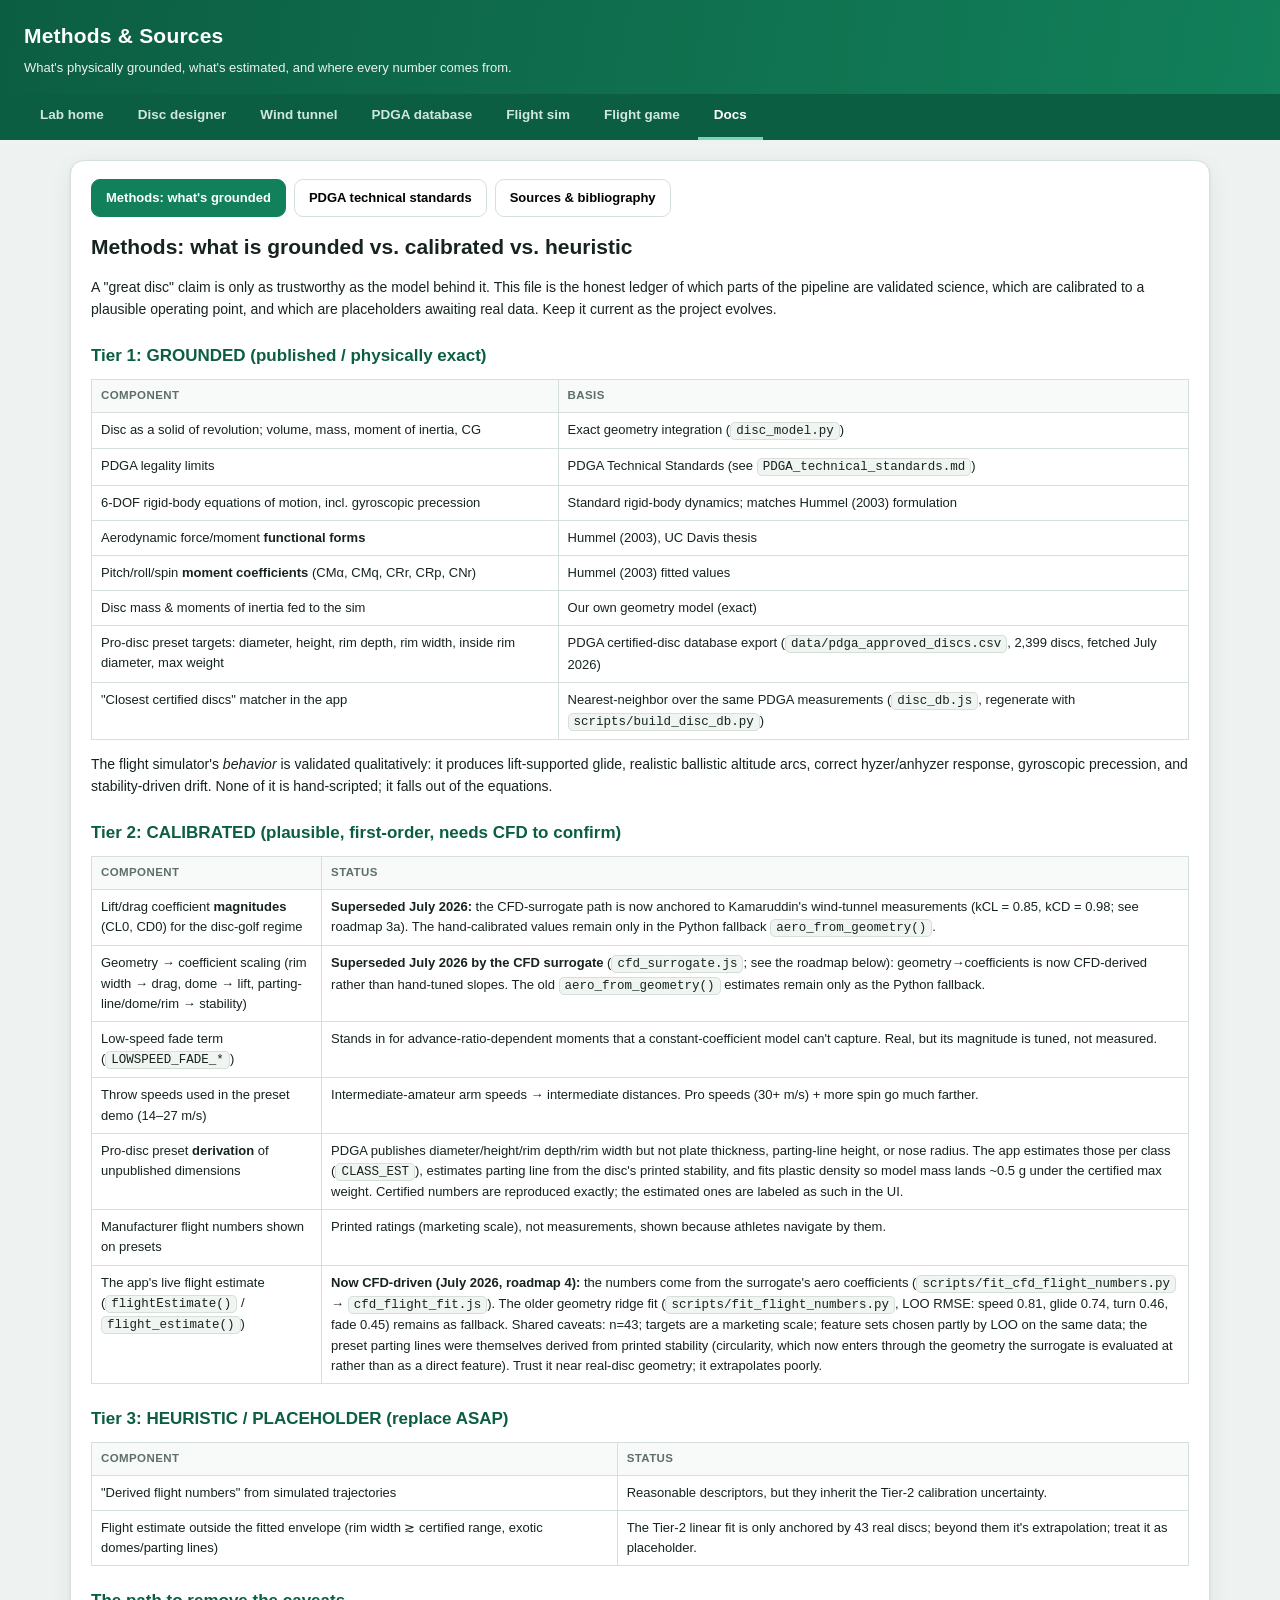
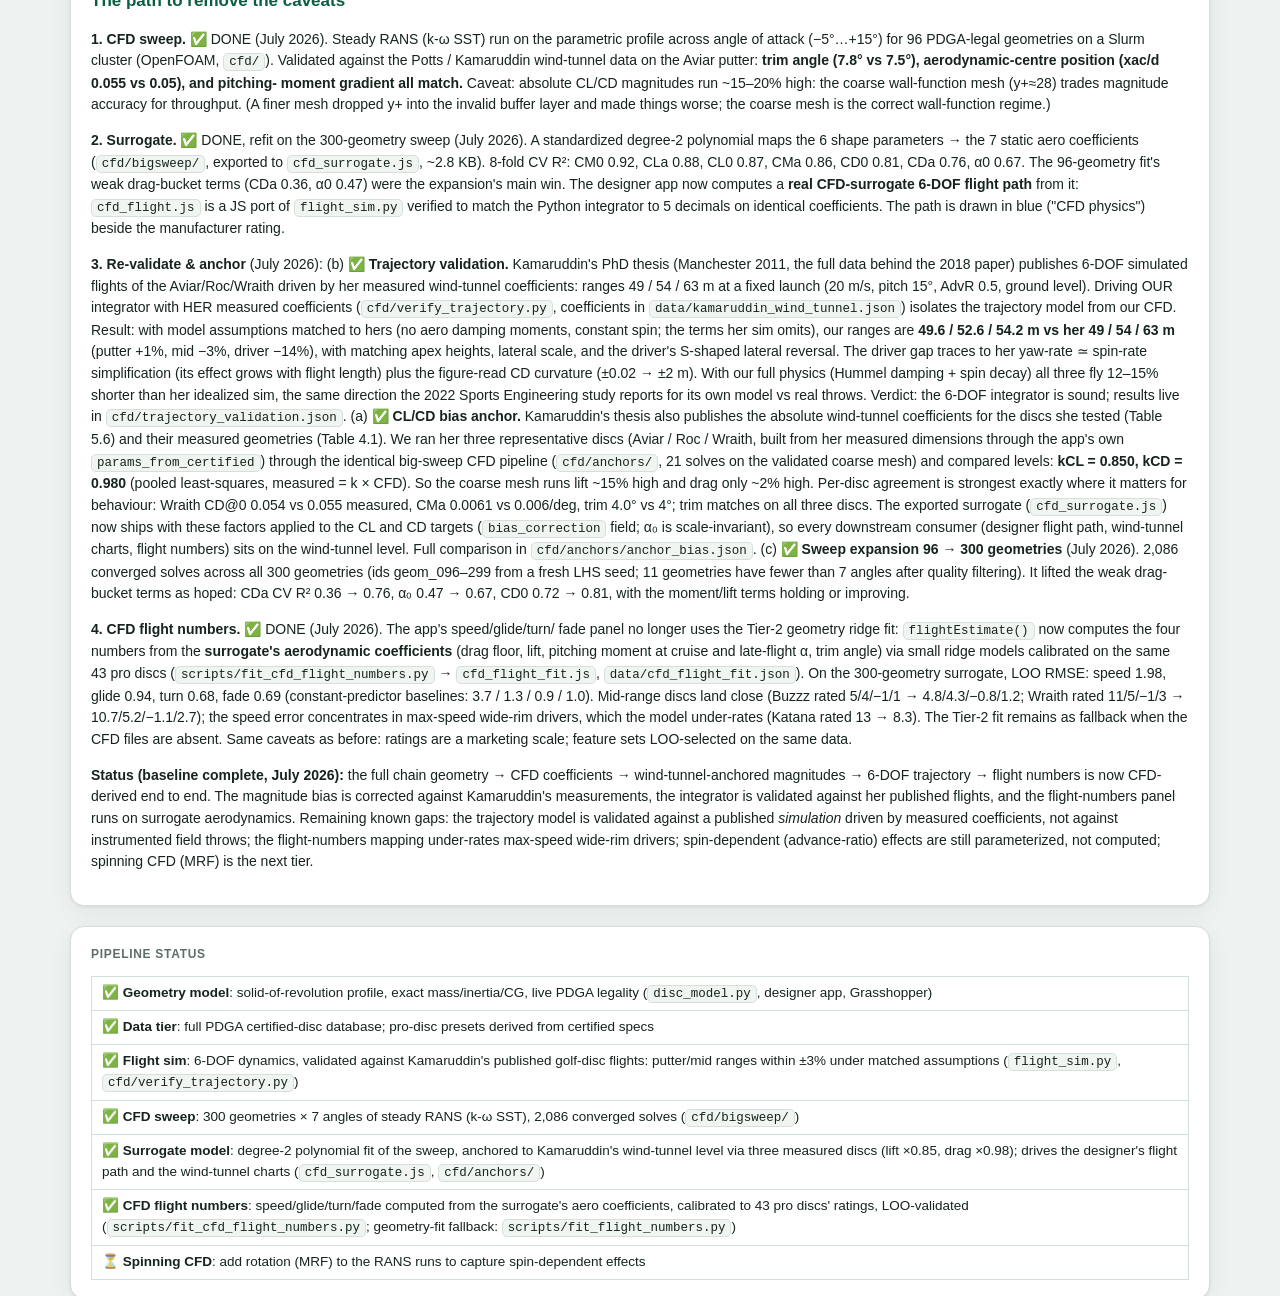
<file: docs.html>
<!DOCTYPE html>
<html lang="en">
<head>
<meta charset="utf-8">
<meta name="viewport" content="width=device-width, initial-scale=1">
<title>Methods &amp; Sources</title>
<link rel="stylesheet" href="site.css">
<style>
  .doctabs{display:flex;gap:8px;margin-bottom:14px;flex-wrap:wrap}
  .doctabs button{padding:8px 14px;border:1px solid var(--line);background:#fff;border-radius:9px;
    font:inherit;font-size:13px;font-weight:700;cursor:pointer}
  .doctabs button.active{background:var(--accent);border-color:var(--accent);color:#fff}
  .md h1{font-size:21px;margin:4px 0 12px}
  .md h2{font-size:17px;margin:22px 0 8px;color:var(--accent-d);text-transform:none;letter-spacing:0}
  .md h3{font-size:14.5px;margin:16px 0 6px}
  .md p,.md li{font-size:14px}
  .md code{background:#f0f5f2;border:1px solid var(--line);border-radius:5px;padding:1px 5px;font-size:12.5px}
  .md table{border-collapse:collapse;margin:10px 0;font-size:13px;width:100%}
  .md th,.md td{border:1px solid var(--line);padding:7px 9px;text-align:left;vertical-align:top}
  .md th{background:#f7faf8;font-size:11.5px;text-transform:uppercase;letter-spacing:.4px;color:var(--muted)}
  .md a{color:var(--accent-d)}
  .md blockquote{border-left:3px solid var(--line);margin:8px 0;padding:2px 14px;color:var(--muted)}
  .servewarn{background:#fff7e6;border:1px solid #f1dfae;color:#7a5b12;border-radius:10px;
    padding:10px 14px;font-size:13px;margin-bottom:16px;display:none}
  .servewarn code{background:#fff;border:1px solid #f1dfae;border-radius:5px;padding:1px 5px;font-size:12px}
</style>
</head>
<body>
<header>
  <h1>Methods &amp; Sources</h1>
  <p>What's physically grounded, what's estimated, and where every number comes from.</p>
</header>
<nav>
  <a href="index.html">Lab home</a>
  <a href="disc_designer.html">Disc designer</a>
  <a href="wind_tunnel.html">Wind tunnel</a>
  <a href="database.html">PDGA database</a>
  <a href="flight_sim.html">Flight sim</a>
  <a href="flight_game.html">Flight game</a>
  <a href="docs.html" class="active">Docs</a>
</nav>

<div class="wrap">
  <div class="servewarn" id="servewarn">
    This page loads the docs with <code>fetch()</code>, which browsers block on
    <code>file://</code>. Serve the folder instead: <code>python3 -m http.server</code> in <code>~/discgolf</code>,
    then open <code>http://localhost:8000/</code>.
  </div>

  <div class="card">
    <div class="doctabs" id="doctabs">
      <button data-doc="docs/METHODS.md" class="active">Methods: what's grounded</button>
      <button data-doc="docs/PDGA_technical_standards.md">PDGA technical standards</button>
      <button data-doc="docs/SOURCES.md">Sources &amp; bibliography</button>
    </div>
    <div class="md" id="mdout">Loading…</div>
  </div>
  <div class="card">
    <h2>Pipeline status</h2>
    <table class="md" style="border-collapse:collapse;width:100%;font-size:13.5px">
      <tr><td style="padding:6px 10px">✅ <b>Geometry model</b>: solid-of-revolution profile, exact mass/inertia/CG, live PDGA legality (<code>disc_model.py</code>, designer app, Grasshopper)</td></tr>
      <tr><td style="padding:6px 10px">✅ <b>Data tier</b>: full PDGA certified-disc database; pro-disc presets derived from certified specs</td></tr>
      <tr><td style="padding:6px 10px">✅ <b>Flight sim</b>: 6-DOF dynamics, validated against Kamaruddin's published golf-disc flights: putter/mid ranges within ±3% under matched assumptions (<code>flight_sim.py</code>, <code>cfd/verify_trajectory.py</code>)</td></tr>
      <tr><td style="padding:6px 10px">✅ <b>CFD sweep</b>: 300 geometries × 7 angles of steady RANS (k-ω SST), 2,086 converged solves (<code>cfd/bigsweep/</code>)</td></tr>
      <tr><td style="padding:6px 10px">✅ <b>Surrogate model</b>: degree-2 polynomial fit of the sweep, anchored to Kamaruddin's wind-tunnel level via three measured discs (lift ×0.85, drag ×0.98); drives the designer's flight path and the wind-tunnel charts (<code>cfd_surrogate.js</code>, <code>cfd/anchors/</code>)</td></tr>
      <tr><td style="padding:6px 10px">✅ <b>CFD flight numbers</b>: speed/glide/turn/fade computed from the surrogate's aero coefficients, calibrated to 43 pro discs' ratings, LOO-validated (<code>scripts/fit_cfd_flight_numbers.py</code>; geometry-fit fallback: <code>scripts/fit_flight_numbers.py</code>)</td></tr>
      <tr><td style="padding:6px 10px">⏳ <b>Spinning CFD</b>: add rotation (MRF) to the RANS runs to capture spin-dependent effects</td></tr>
    </table>
  </div>
</div>

<script>
if(location.protocol==="file:")document.getElementById("servewarn").style.display="block";

/* ---- minimal markdown renderer (headings, tables, lists, emphasis, code, links) ---- */
function esc(s){return s.replace(/&/g,"&amp;").replace(/</g,"&lt;").replace(/>/g,"&gt;");}
function inline(s){
  return s
    .replace(/`([^`]+)`/g,(m,c)=>"<code>"+c+"</code>")
    .replace(/\[([^\]]+)\]\(([^)]+)\)/g,'<a href="$2" target="_blank" rel="noopener">$1</a>')
    .replace(/(^|[^*])\*\*([^*]+)\*\*/g,'$1<b>$2</b>')
    .replace(/(^|[^*])\*([^*]+)\*/g,'$1<i>$2</i>')
    .replace(/(^|\s)(https?:\/\/[^\s<]+)/g,'$1<a href="$2" target="_blank" rel="noopener">$2</a>');
}
function mdToHtml(md){
  const lines=md.split("\n");let out=[],i=0,inList=false;
  const closeList=()=>{if(inList){out.push("</ul>");inList=false;}};
  while(i<lines.length){
    const L=lines[i];
    if(/^\s*\|/.test(L)&&i+1<lines.length&&/^\s*\|[\s\-|:]+\|\s*$/.test(lines[i+1])){
      closeList();
      const cells=r=>r.trim().replace(/^\||\|$/g,"").split("|").map(c=>inline(esc(c.trim())));
      out.push("<table><thead><tr>"+cells(L).map(c=>"<th>"+c+"</th>").join("")+"</tr></thead><tbody>");
      i+=2;
      while(i<lines.length&&/^\s*\|/.test(lines[i])){
        out.push("<tr>"+cells(lines[i]).map(c=>"<td>"+c+"</td>").join("")+"</tr>");i++;
      }
      out.push("</tbody></table>");continue;
    }
    const h=L.match(/^(#{1,4})\s+(.*)/);
    if(h){closeList();out.push(`<h${h[1].length}>`+inline(esc(h[2]))+`</h${h[1].length}>`);i++;continue;}
    const li=L.match(/^\s*[-*]\s+(.*)/);
    if(li){if(!inList){out.push("<ul>");inList=true;}
      let item=li[1];
      // continuation lines (indented, not new bullet/blank)
      while(i+1<lines.length&&/^\s+\S/.test(lines[i+1])&&!/^\s*[-*]\s/.test(lines[i+1])&&!/^\s*\|/.test(lines[i+1])){item+=" "+lines[++i].trim();}
      out.push("<li>"+inline(esc(item))+"</li>");i++;continue;}
    const num=L.match(/^\s*(\d+)\.\s+(.*)/);
    if(num){closeList();
      let item=num[2];
      while(i+1<lines.length&&/^\s+\S/.test(lines[i+1])&&!/^\s*\d+\.\s/.test(lines[i+1])){item+=" "+lines[++i].trim();}
      out.push("<p><b>"+num[1]+".</b> "+inline(esc(item))+"</p>");i++;continue;}
    if(/^\s*$/.test(L)){closeList();i++;continue;}
    closeList();
    let para=L;
    while(i+1<lines.length&&!/^\s*$/.test(lines[i+1])&&!/^(#|\s*[-*]\s|\s*\||\s*\d+\.)/.test(lines[i+1])){para+=" "+lines[++i];}
    out.push("<p>"+inline(esc(para))+"</p>");i++;
  }
  closeList();return out.join("\n");
}
async function loadDoc(path){
  const out=document.getElementById("mdout");
  try{
    const r=await fetch(path);
    if(!r.ok)throw new Error(r.status);
    out.innerHTML=mdToHtml(await r.text());
  }catch(e){
    out.innerHTML='<p>Could not load <code>'+esc(path)+'</code>; serve this folder over http '+
      '(<code>python3 -m http.server</code>) rather than opening the file directly.</p>';
  }
}
document.querySelectorAll("#doctabs button").forEach(b=>b.addEventListener("click",()=>{
  document.querySelectorAll("#doctabs button").forEach(x=>x.classList.remove("active"));
  b.classList.add("active");loadDoc(b.dataset.doc);
}));
loadDoc(document.querySelector("#doctabs button.active").dataset.doc);
</script>
</body>
</html>
</file>
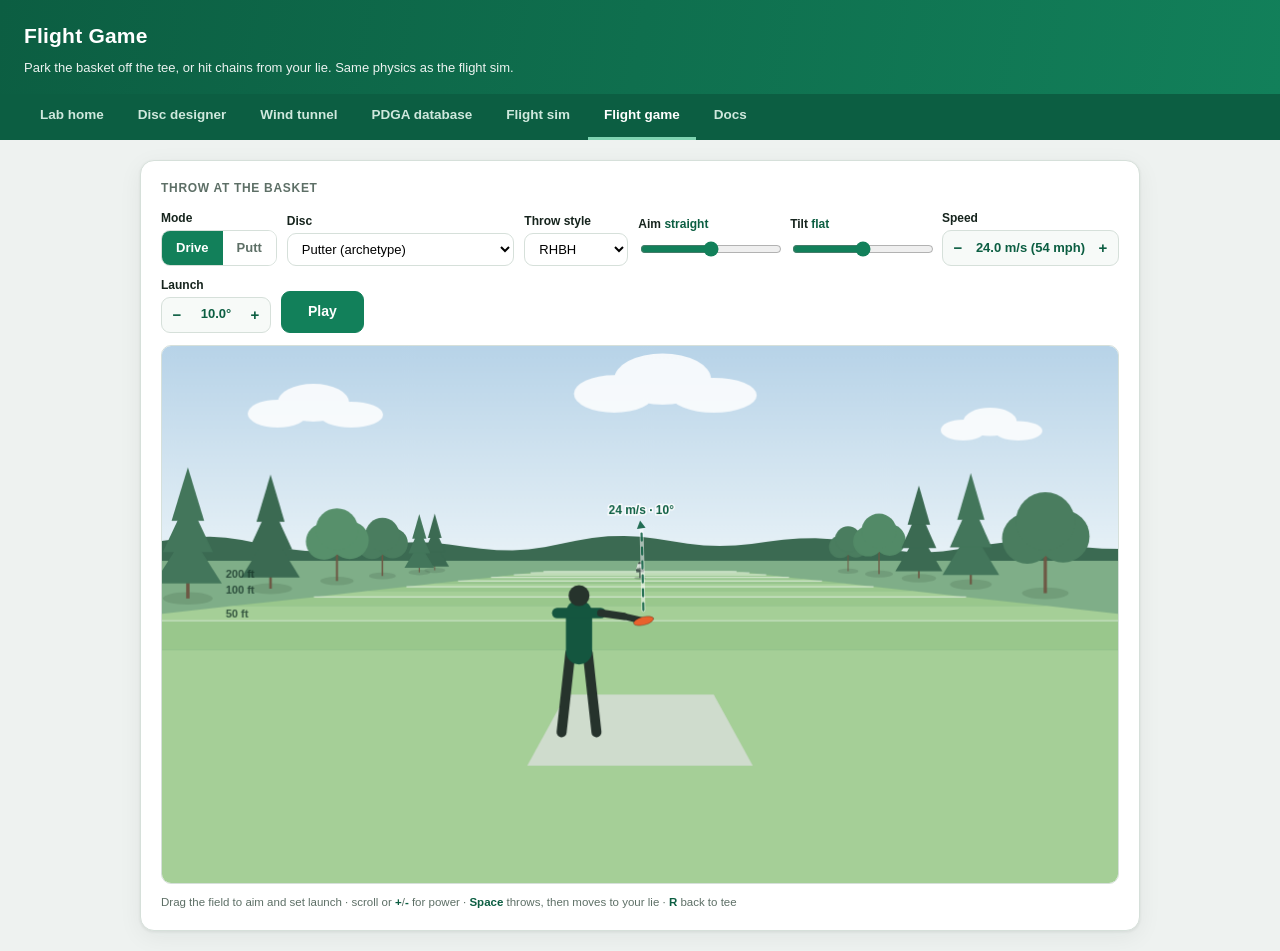
<file: flight_game.html>
<!DOCTYPE html>
<html lang="en">
<head>
<meta charset="utf-8">
<meta name="viewport" content="width=device-width, initial-scale=1">
<title>Flight Game</title>
<link rel="stylesheet" href="site.css">
<style>
  .wrap{max-width:1040px}
  .bar{display:flex;gap:10px;flex-wrap:wrap;align-items:flex-end;margin-bottom:12px}
  .ctl{flex:1 1 118px;min-width:106px}
  .ctl.grow{flex:2 1 180px}
  .ctl.fix{flex:0 1 auto;min-width:0}
  .ctl label{display:block;font-size:12px;font-weight:700;margin-bottom:2px}
  .ctl .val{color:var(--accent-d);font-variant-numeric:tabular-nums;font-weight:600}
  .ctl select{width:100%;padding:7px 10px;border:1px solid var(--line);border-radius:9px;
    font:inherit;font-size:13px;background:#fff}
  .chip{padding:7px 11px;border:1px solid var(--line);border-radius:9px;background:#f7faf8;
    font-size:13px;font-weight:600;color:var(--accent-d);white-space:nowrap;
    font-variant-numeric:tabular-nums}
  .chip.stepper{display:flex;align-items:stretch;padding:0;overflow:hidden}
  .stepbtn{border:0;background:transparent;color:var(--accent-d);font:inherit;font-size:15px;
    font-weight:800;width:30px;min-height:34px;padding:0;cursor:pointer;
    display:flex;align-items:center;justify-content:center;touch-action:manipulation}
  .stepbtn:active{background:#dcebe3}
  .cval{flex:1;display:flex;align-items:center;justify-content:center;padding:0 3px;
    touch-action:none;cursor:ew-resize;user-select:none;-webkit-user-select:none}
  #vv{min-width:112px}
  #vl{min-width:48px}
  button,select,input{touch-action:manipulation}
  .playbtn{padding:9px 26px;border:1px solid var(--accent);border-radius:9px;background:var(--accent);
    color:#fff;font:inherit;font-size:14px;font-weight:800;cursor:pointer}
  .playbtn:hover{background:var(--accent-d);border-color:var(--accent-d)}
  .secbtn{padding:9px 18px;border:1px solid var(--line);border-radius:9px;background:#fff;
    color:var(--accent-d);font:inherit;font-size:14px;font-weight:700;cursor:pointer}
  .secbtn:hover{border-color:var(--accent)}
  .obtns{display:flex;gap:8px;justify-content:center}
  .modes{display:flex;border:1px solid var(--line);border-radius:9px;overflow:hidden}
  .mbtn{flex:1;padding:7px 14px;border:0;background:#fff;color:var(--muted);
    font:inherit;font-size:13px;font-weight:700;cursor:pointer}
  .mbtn.on{background:var(--accent);color:#fff}
  .stage{position:relative;border:1px solid var(--line);border-radius:10px;overflow:hidden}
  canvas{display:block;width:100%;aspect-ratio:16/9;cursor:crosshair;touch-action:none}
  .hint{font-size:11.5px;color:var(--muted);margin-top:10px}
  .hint b{color:var(--accent-d)}
  .ocard{position:absolute;left:50%;top:66%;transform:translate(-50%,-50%);
    background:var(--panel);border:1px solid var(--line);border-radius:14px;box-shadow:var(--shadow);
    padding:18px 24px;text-align:center;display:none;min-width:300px}
  .ocard .res{font-size:21px;font-weight:800;color:var(--accent-d);margin-bottom:10px}
  .ostats{display:flex;gap:8px;justify-content:center;margin-bottom:14px}
  .ostat{background:#f7faf8;border:1px solid var(--line);border-radius:10px;padding:7px 11px;min-width:66px}
  .ostat .k{font-size:10px;color:var(--muted);text-transform:uppercase;letter-spacing:.5px}
  .ostat .v{font-size:16px;font-weight:700;font-variant-numeric:tabular-nums;margin-top:1px}
  .ostat .v small{font-size:10.5px;font-weight:600;color:var(--muted)}
  @media (max-width:640px){
    .wrap{margin:14px auto;padding:0 12px}
    .card{padding:14px 12px}
    .bar{display:grid;grid-template-columns:1fr 1fr;grid-auto-flow:row dense;gap:10px;align-items:end}
    .ctl,.ctl.fix,.ctl.grow{min-width:0;width:100%}
    .ctl.grow,#play_ctl,#lie_ctl{grid-column:1/-1}
    .ctl select{width:100%;min-height:40px;font-size:16px}
    .mbtn{min-height:40px}
    #play{width:100%;min-height:44px}
    .chip.stepper{width:100%}
    .stepbtn{width:40px;min-height:40px}
    #vv,#vl{min-width:0;font-size:12px}
    .stage{overflow:visible}
    canvas{border-radius:10px}
    .ocard{min-width:0;width:min(320px,96%);padding:10px 12px;top:56%;z-index:5}
    .ocard .res{font-size:17px;margin-bottom:6px}
    .ostats{display:grid;grid-template-columns:1fr 1fr;gap:6px;margin-bottom:8px}
    .ostat{min-width:0;padding:5px 8px}
    .ostat .v{font-size:15px}
    .obtns{flex-wrap:wrap}
    .obtns button{flex:1 1 auto;min-height:44px}
  }
</style>
</head>
<body>
<header>
  <h1>Flight Game</h1>
  <p>Park the basket off the tee, or hit chains from your lie. Same physics as the flight sim.</p>
</header>
<nav>
  <a href="index.html">Lab home</a>
  <a href="disc_designer.html">Disc designer</a>
  <a href="wind_tunnel.html">Wind tunnel</a>
  <a href="database.html">PDGA database</a>
  <a href="flight_sim.html">Flight sim</a>
  <a href="flight_game.html" class="active">Flight game</a>
  <a href="docs.html">Docs</a>
</nav>

<div class="wrap">
  <div class="card">
    <h2>Throw at the basket</h2>
    <div class="bar">
      <div class="ctl fix"><label>Mode</label>
        <div class="modes"><button class="mbtn on" id="m_drive">Drive</button><button class="mbtn" id="m_putt">Putt</button></div></div>
      <div class="ctl grow"><label>Disc</label><select id="disc"></select></div>
      <div class="ctl fix" style="flex-basis:104px"><label>Throw style</label>
        <select id="style"><option>RHBH</option><option>RHFH</option><option>LHBH</option><option>LHFH</option></select></div>
      <div class="ctl" id="lie_ctl" style="display:none"><label>Lie <span class="val" id="vd"></span></label>
        <input type="range" id="s_d" min="10" max="70" step="1" value="30"></div>
      <div class="ctl"><label>Aim <span class="val" id="va"></span></label>
        <input type="range" id="s_a" min="-25" max="25" step="1" value="0"></div>
      <div class="ctl"><label>Tilt <span class="val" id="vh"></span></label>
        <input type="range" id="s_h" min="-25" max="25" step="1" value="0"></div>
      <div class="ctl fix"><label>Speed</label>
        <div class="chip stepper">
          <button class="stepbtn" type="button" id="spd_dn" aria-label="Speed down">&minus;</button>
          <span class="cval" id="vv"></span>
          <button class="stepbtn" type="button" id="spd_up" aria-label="Speed up">+</button>
        </div></div>
      <div class="ctl fix"><label>Launch</label>
        <div class="chip stepper">
          <button class="stepbtn" type="button" id="lau_dn" aria-label="Launch down">&minus;</button>
          <span class="cval" id="vl"></span>
          <button class="stepbtn" type="button" id="lau_up" aria-label="Launch up">+</button>
        </div></div>
      <div class="ctl fix" id="play_ctl"><button class="playbtn" id="play">Play</button></div>
    </div>
    <div class="stage">
      <canvas id="cv" width="960" height="540"></canvas>
      <div class="ocard" id="ocard">
        <div class="res" id="reshead"></div>
        <div class="ostats">
          <div class="ostat"><div class="k">Distance</div><div class="v" id="o_d"></div></div>
          <div class="ostat"><div class="k">Apex</div><div class="v" id="o_a"></div></div>
          <div class="ostat"><div class="k">Time</div><div class="v" id="o_t"></div></div>
          <div class="ostat"><div class="k">From basket</div><div class="v" id="o_m"></div></div>
        </div>
        <div class="obtns">
          <button class="playbtn" id="move">Move to Lie</button>
          <button class="secbtn" id="tee">Throw again</button>
          <button class="playbtn" id="again" style="display:none">New round</button>
        </div>
      </div>
    </div>
    <div class="hint">Drag the field to aim and set launch · scroll or <b>+</b>/<b>-</b> for power ·
      <b>Space</b> throws, then moves to your lie · <b>R</b> back to tee</div>
  </div>
</div>

<script src="disc_common.js"></script>
<script src="pro_discs.js"></script>
<script src="cfd_surrogate.js"></script>
<script src="cfd_flight.js"></script>
<script>
(function(){
  "use strict";
  const $=id=>document.getElementById(id);
  const DEG=Math.PI/180, M=0.3048, FT=1/M;

  /* ---- camera / scene constants ---- */
  const W=960, H=540, F=700, HOR=H*0.4, CX=W/2;
  const DRIVE_FT=240;                 // drive-mode basket distance
  const FW=18;                        // fairway half-width, metres
  // per-mode camera and slider ranges
  const CFG={
    drive:{camB:8,  camH:2,   v:{min:15,max:33,step:0.5,val:24}, l:{min:0,max:20,step:0.5,val:10}},
    putt: {camB:4.5,camH:1.55,v:{min:4, max:14,step:0.25,val:10}, l:{min:0,max:15,step:0.5,val:8}}
  };
  let mode="drive";
  let camB=CFG.drive.camB, camH=CFG.drive.camH, camY=0;
  let basketX=DRIVE_FT*M;
  let throwCount=1;                   // throws taken this hole (moves, not rethrows)
  let holeStartMode="drive";          // mode the hole began in; restored on back-to-tee

  const cv=$("cv"), ctx=cv.getContext("2d");
  const dpr=Math.min(window.devicePixelRatio||1,2);
  cv.width=W*dpr; cv.height=H*dpr;

  function project(x,y,z){
    const depth=x+camB;
    if(depth<0.5) return null;
    const s=F/depth;
    return {sx:CX-(y-camY)*s, sy:HOR+(camH-z)*s, s:s};
  }

  /* ---- state ---- */
  let simP={...PRESETS.Putter};
  let res=null;                       // current simulateFlight result
  let resDirty=true;                  // controls changed since the last run()
  let state="ready";                  // ready | flying | landed
  let aim=0;                          // degrees, positive = aim left
  let spd=CFG.drive.v.val;            // release speed, m/s
  let lau=CFG.drive.l.val;            // launch angle, degrees
  let throwCos=1, throwSin=0;         // aim frozen at release
  let idx=0, lastTs=0;                // playback sample cursor (1 sample = 1 ms)
  const RATE=0.8;                     // slight slow motion
  let makeIdx=-1;                     // putt mode: sample where the disc hits chains
  let spinSign=-1, relV=24, relHyzer=0;  // frozen at release, drives the bank tilt

  /* ---- controls ---- */
  const dsel=$("disc");
  const og=document.createElement("optgroup"); og.label="Archetypes";
  Object.keys(PRESETS).forEach(k=>og.appendChild(new Option(k+" (archetype)","a:"+k)));
  dsel.appendChild(og);
  ["Putter","Midrange","Fairway","Distance"].forEach(cls=>{
    const g=document.createElement("optgroup"); g.label=cls+"s";
    PRO_DISCS.forEach((d,i)=>{ if(d.cls===cls) g.appendChild(new Option(d.name+" · "+d.mfr+" ("+d.fl.join("/")+")","p:"+i)); });
    dsel.appendChild(g);
  });
  dsel.addEventListener("change",()=>{
    const v=dsel.value;
    if(v.startsWith("a:")) simP={...PRESETS[v.slice(2)]};
    else simP=paramsFromCertified(PRO_DISCS[+v.slice(2)]);
    onControls();
  });

  const S={a:$("s_a"), h:$("s_h")};
  const lieS=$("s_d");
  function labels(){
    $("vv").textContent=spd.toFixed(1)+" m/s ("+(spd*2.23694).toFixed(0)+" mph)";
    $("vl").textContent=lau.toFixed(1)+"°";
    $("vh").textContent=+S.h.value===0?"flat":Math.abs(+S.h.value)+"° edge "+(S.h.value>0?"down":"up");
    $("vd").textContent=lieS.value+" ft";
    S.a.value=Math.round(aim);
    $("va").textContent=Math.abs(aim)<0.5?"straight":Math.abs(aim).toFixed(0)+"° "+(aim>0?"left":"right");
  }
  S.h.addEventListener("input",onControls);
  S.a.addEventListener("input",()=>setAim(+S.a.value));
  function setSpd(v){                 // wheel and +/- keys
    if(state==="flying") return;
    const c=CFG[mode].v;
    spd=Math.max(c.min,Math.min(c.max,Math.round(v/c.step)*c.step));
    onControls();
  }
  function setLau(v){                 // vertical drag and W/S keys
    if(state==="flying") return;
    const c=CFG[mode].l;
    lau=Math.max(c.min,Math.min(c.max,Math.round(v/c.step)*c.step));
    onControls();
  }
  /* value chips: tap/hold steppers plus horizontal drag on the number */
  const CHIP_STEP=0.5;                     // per tap, both chips
  function bindStep(btn,apply){
    let t=null,iv=null;
    const stop=()=>{ clearTimeout(t); clearInterval(iv); t=iv=null; };
    btn.addEventListener("pointerdown",e=>{
      e.preventDefault();
      try{btn.setPointerCapture(e.pointerId)}catch(_){}
      apply();
      t=setTimeout(()=>{ iv=setInterval(apply,83); },350);   // ~12 steps/s after 350 ms
    });
    btn.addEventListener("pointerup",stop);
    btn.addEventListener("pointercancel",stop);
    btn.addEventListener("lostpointercapture",stop);
  }
  function bindValDrag(el,get,set,cfg){    // slide across the mode range over ~180 px
    let sx=null,sv=0;
    el.addEventListener("pointerdown",e=>{
      e.preventDefault();
      sx=e.clientX; sv=get();
      try{el.setPointerCapture(e.pointerId)}catch(_){}
    });
    el.addEventListener("pointermove",e=>{
      if(sx===null) return;
      const c=cfg();
      set(sv+(e.clientX-sx)/180*(c.max-c.min));
    });
    el.addEventListener("pointerup",()=>{ sx=null; });
    el.addEventListener("pointercancel",()=>{ sx=null; });
  }
  bindStep($("spd_dn"),()=>setSpd(spd-CHIP_STEP));
  bindStep($("spd_up"),()=>setSpd(spd+CHIP_STEP));
  bindStep($("lau_dn"),()=>setLau(lau-CHIP_STEP));
  bindStep($("lau_up"),()=>setLau(lau+CHIP_STEP));
  bindValDrag($("vv"),()=>spd,setSpd,()=>CFG[mode].v);
  bindValDrag($("vl"),()=>lau,setLau,()=>CFG[mode].l);

  $("style").addEventListener("change",onControls);
  lieS.addEventListener("input",()=>{      // basket moves, flight itself is unchanged
    basketX=+lieS.value*M;
    labels();
    if(state!=="flying") reset();
  });

  function currentHanded(){
    const st=$("style").value;
    return (st==="RHBH"||st==="LHFH")?"RHBH":"LHBH";   // forehand flips spin
  }
  function run(){
    const mp=massProperties(simP);
    res=CFDFlight.simulateFlight(simP,mp,{v0:spd,launch_deg:lau,
      hyzer_deg:+S.h.value,nose_deg:0,handed:currentHanded()});
    resDirty=false;
  }
  function onControls(){
    resDirty=true; labels();
    if(state!=="flying"){ reset(); }
  }

  /* ---- mode toggle ---- */
  function applyMode(m){    // switch camera/ranges/disc; hole state untouched
    mode=m;
    $("m_drive").classList.toggle("on",m==="drive");
    $("m_putt").classList.toggle("on",m==="putt");
    $("lie_ctl").style.display=m==="putt"?"":"none";
    const c=CFG[m];
    camB=c.camB; camH=c.camH;
    spd=c.v.val; lau=c.l.val;
    S.h.value=0;
    if(m==="putt"){
      dsel.value="a:Putter"; simP={...PRESETS.Putter};
      basketX=+lieS.value*M;
    }else{
      basketX=DRIVE_FT*M;
    }
    aim=0; makeIdx=-1; state="ready"; resDirty=true;
  }
  function setMode(m){      // manual toggle abandons the hole
    if(mode===m) return;
    throwCount=1; holeStartMode=m; ghost=null;
    applyMode(m);
    labels(); reset();
  }
  $("m_drive").addEventListener("click",()=>setMode("drive"));
  $("m_putt").addEventListener("click",()=>setMode("putt"));

  /* ---- aim ---- */
  function setAim(a){
    if(state==="flying") return;
    aim=Math.max(-25,Math.min(25,a));
    labels();
    if(state!=="flying") draw();
  }
  let dragX=null, dragY=0, dragAim=0, dragLau=0;
  cv.addEventListener("pointerdown",e=>{
    if(state==="landed"){ snapshotGhost(); reset(); }   // dismiss the card, keep this lie for a rethrow
    dragX=e.clientX; dragY=e.clientY; dragAim=aim; dragLau=lau;
    try{cv.setPointerCapture(e.pointerId)}catch(_){}
  });
  cv.addEventListener("pointermove",e=>{
    if(dragX===null) return;
    setAim(dragAim-(e.clientX-dragX)*0.09);       // horizontal drag aims
    setLau(dragLau-(e.clientY-dragY)*0.06);       // drag up raises the launch
  });
  cv.addEventListener("pointerup",()=>{ dragX=null; });
  cv.addEventListener("wheel",e=>{                // scroll over the field sets power
    e.preventDefault();
    const st=CFG[mode].v.step;
    setSpd(spd+(e.deltaY<0?st:-st));
  },{passive:false});
  window.addEventListener("keydown",e=>{
    if(e.target.tagName==="SELECT"||e.target.tagName==="INPUT") e.target.blur();
    if(e.key==="ArrowLeft"||e.key==="a"||e.key==="A"){ setAim(aim+1); e.preventDefault(); }
    else if(e.key==="ArrowRight"||e.key==="d"||e.key==="D"){ setAim(aim-1); e.preventDefault(); }
    else if(e.key==="ArrowUp"||e.key==="w"||e.key==="W"){ setLau(lau+CFG[mode].l.step); e.preventDefault(); }
    else if(e.key==="ArrowDown"||e.key==="s"||e.key==="S"){ setLau(lau-CFG[mode].l.step); e.preventDefault(); }
    else if(e.key==="+"||e.key==="="){ setSpd(spd+CFG[mode].v.step); }
    else if(e.key==="-"||e.key==="_"){ setSpd(spd-CFG[mode].v.step); }
    else if(e.key===" "){
      if(state==="landed"){ if(makeIdx>=0) backToTee(); else moveToLie(); }
      else play();
      e.preventDefault();
    }
    else if(e.key==="r"||e.key==="R"){ backToTee(); }
  });

  /* ---- make detection (any mode) ----
     A make is the flight path passing within MAKE_R of the pole while z sits
     in the chains window. Same radius below the window is the cage band; it
     counts as a plain miss, no deflection. Runs for every throw, so a drive
     can hole out too. */
  const MAKE_R=0.4, CHAIN_LO=0.6, CHAIN_HI=1.4;
  function computeMake(){
    makeIdx=-1;
    if(!res) return;
    for(let i=0;i<res.x.length;i++){
      const [wx,wy,wz]=wpt(i);
      if(Math.hypot(wx-basketX,wy)<=MAKE_R && wz>=CHAIN_LO && wz<=CHAIN_HI){
        makeIdx=i; return;
      }
    }
  }

  /* ---- play / reset ---- */
  function play(){
    if(state==="flying") return;
    if(state==="landed"){ snapshotGhost(); reset(); }
    if(!res||resDirty) run();
    throwCos=Math.cos(aim*DEG); throwSin=Math.sin(aim*DEG);
    spinSign=currentHanded()==="RHBH"?-1:1;
    relV=spd; relHyzer=+S.h.value;
    computeMake();
    idx=0; lastTs=0; state="flying";
    $("ocard").style.display="none";
    requestAnimationFrame(step);
  }
  function reset(){
    state="ready"; idx=0; makeIdx=-1;
    $("ocard").style.display="none";
    draw();
  }
  // keep the last flight visible as a faint reference for the next toss
  let ghost=null;
  function snapshotGhost(){
    if(!res) return;
    const n=makeIdx>=0?makeIdx:res.x.length-1;
    const step=Math.max(1,Math.floor(n/240)), pts=[];
    for(let j=0;j<=n;j+=step) pts.push(wpt(j));
    ghost=pts;
  }
  function throwAgain(){ if(state!=="landed") return; snapshotGhost(); reset(); }
  $("play").addEventListener("click",play);
  $("move").addEventListener("click",moveToLie);
  $("tee").addEventListener("click",throwAgain);
  $("again").addEventListener("click",backToTee);

  function step(ts){
    if(state!=="flying") return;
    if(lastTs) idx+=(ts-lastTs)*RATE;   // trajectory sampled at 1 ms
    lastTs=ts;
    if(makeIdx>=0&&idx>=makeIdx){ idx=makeIdx; land(true); return; }
    const n=res.x.length-1;
    if(idx>=n){ idx=n; land(false); return; }
    draw();
    requestAnimationFrame(step);
  }

  function land(made){
    state="landed";
    draw();
    const n=made?makeIdx:res.x.length-1;
    const [lx,ly]=wpt(n);
    const miss=made?0:Math.hypot(lx-basketX,ly)*FT;
    let head;
    if(made)
      head=throwCount===1?"Ace!":"Holed out in "+throwCount+" throws";
    else if(mode==="putt")
      head=miss<=10?"Tap-in":miss.toFixed(0)+" ft away";
    else
      head=miss<=10?"Parked!":miss<=33?"Circle's edge":miss.toFixed(0)+" ft from the basket";
    $("reshead").textContent=head;
    $("move").style.display=made?"none":"";
    $("tee").style.display=made?"none":"";
    $("again").style.display=made?"":"none";
    let apex=0; for(let j=0;j<=n;j++) if(res.z[j]>apex) apex=res.z[j];
    $("o_d").innerHTML=(Math.hypot(res.x[n],res.y[n])*FT).toFixed(0)+" <small>ft</small>";
    $("o_a").innerHTML=(apex*FT).toFixed(0)+" <small>ft</small>";
    $("o_t").innerHTML=(n*1e-3).toFixed(1)+" <small>s</small>";
    $("o_m").innerHTML=miss.toFixed(0)+" <small>ft</small>";
    $("ocard").style.display="block";
  }

  /* ---- hole play ---- */
  function moveToLie(){     // re-base the world at the landing spot, facing the basket
    if(state!=="landed"||makeIdx>=0||!res) return;
    const n=res.x.length-1;
    const [lx,ly]=wpt(n);
    const distFt=Math.max(10,Math.hypot(lx-basketX,ly)*FT);
    throwCount++;
    if(distFt<=70){
      if(mode!=="putt") applyMode("putt");
      lieS.value=Math.round(Math.min(70,distFt));
      basketX=+lieS.value*M;
    }else{
      if(mode!=="drive") applyMode("drive");
      basketX=distFt*M;
    }
    aim=0; makeIdx=-1; resDirty=true; ghost=null;
    labels(); reset();
  }
  function backToTee(){     // fresh hole in the mode the last one started in
    throwCount=1; ghost=null;
    applyMode(holeStartMode);
    labels(); reset();
  }

  /* ---- world helpers ---- */
  function wpt(i){    // trajectory sample i rotated by the frozen aim heading
    const x=res.x[i], y=res.y[i];
    return [x*throwCos-y*throwSin, x*throwSin+y*throwCos, res.z[i]];
  }

  /* ---- scene painting ---- */
  // clouds live in screen space; trees are fixed world positions in the rough,
  // listed far to near so painting order matches depth
  const CLOUDS=[[150,62,1],[500,40,1.35],[830,80,0.75]];
  const TREES=[
    {x:138,y: 43,  h:10,  t:0,c:"#3b6a52"},
    {x:126,y:-40,  h: 9,  t:1,c:"#4a7d5f"},
    {x:112,y: 38,  h: 8.5,t:0,c:"#43765b"},
    {x: 97,y:-36,  h: 9.5,t:1,c:"#528a67"},
    {x: 84,y: 34,  h: 8,  t:1,c:"#4a7d5f"},
    {x: 72,y:-32,  h: 9,  t:0,c:"#3b6a52"},
    {x: 61,y: 30,  h: 7.5,t:1,c:"#57906b"},
    {x: 51,y:-28,  h: 8,  t:0,c:"#43765b"},
    {x: 42,y: 26.5,h: 7,  t:0,c:"#3b6a52"},
    {x: 35,y:-25,  h: 6.5,t:1,c:"#4a7d5f"},
    {x: 29,y: 24,  h: 6,  t:0,c:"#43765b"}
  ];
  function skyGround(){
    const sky=ctx.createLinearGradient(0,0,0,HOR);
    sky.addColorStop(0,"#b7d3e8"); sky.addColorStop(1,"#e8f2f7");
    ctx.fillStyle=sky; ctx.fillRect(0,0,W,HOR);
    // clouds
    ctx.fillStyle="rgba(255,255,255,.85)";
    for(const [cx,cy,k] of CLOUDS){
      ctx.beginPath();
      ctx.ellipse(cx-34*k,cy+6*k,30*k,14*k,0,0,7);
      ctx.ellipse(cx+2*k,cy-5*k,36*k,19*k,0,0,7);
      ctx.ellipse(cx+40*k,cy+7*k,32*k,13*k,0,0,7);
      ctx.fill();
    }
    // two tree lines on the horizon
    for(const [amp,base,col] of [[6,11,"#5c8a70"],[9,17,"#3b6a52"]]){
      ctx.fillStyle=col; ctx.beginPath(); ctx.moveTo(0,HOR);
      for(let px=0;px<=W;px+=16)
        ctx.lineTo(px,HOR-base-amp*(0.6*Math.sin(px*0.031)+0.4*Math.sin(px*0.011+2.1)));
      ctx.lineTo(W,HOR); ctx.closePath(); ctx.fill();
    }
    ctx.fillStyle="#7fae88"; ctx.fillRect(0,HOR,W,H-HOR);   // rough
  }
  function tree(tr){
    const p=project(tr.x,tr.y,0);
    if(!p) return;
    const s=p.s, h=tr.h;
    ctx.fillStyle="rgba(20,40,30,.13)";
    ctx.beginPath(); ctx.ellipse(p.sx,p.sy,h*0.22*s,h*0.055*s,0,0,7); ctx.fill();
    ctx.fillStyle="#6d5844";
    if(tr.t===0){                       // conifer: trunk + three stacked tiers
      ctx.fillRect(p.sx-0.09*s,p.sy-1.1*s,0.18*s,1.1*s);
      ctx.fillStyle=tr.c;
      const seg=(h-1)/3;
      for(let k=0;k<3;k++){
        const zb=0.8+k*seg, zt=zb+seg*1.7, hw=0.30*h*(1-k*0.26);
        ctx.beginPath();
        ctx.moveTo(p.sx-hw*s,p.sy-zb*s);
        ctx.lineTo(p.sx+hw*s,p.sy-zb*s);
        ctx.lineTo(p.sx,p.sy-zt*s);
        ctx.closePath(); ctx.fill();
      }
    }else{                              // deciduous: trunk + round canopy
      ctx.fillRect(p.sx-0.10*s,p.sy-h*0.5*s,0.20*s,h*0.5*s);
      ctx.fillStyle=tr.c;
      ctx.beginPath(); ctx.arc(p.sx-h*0.17*s,p.sy-h*0.52*s,h*0.24*s,0,7); ctx.fill();
      ctx.beginPath(); ctx.arc(p.sx+h*0.17*s,p.sy-h*0.54*s,h*0.25*s,0,7); ctx.fill();
      ctx.beginPath(); ctx.arc(p.sx,p.sy-h*0.68*s,h*0.28*s,0,7); ctx.fill();
    }
  }
  function nature(){ for(const tr of TREES) tree(tr); }
  function quad(x0,x1,fill,hw){   // ground quad, half-width hw (fairway width default)
    hw=hw||FW;
    const a=project(x0,hw,0), b=project(x0,-hw,0), c=project(x1,-hw,0), d=project(x1,hw,0);
    if(!a||!b||!c||!d) return;
    ctx.fillStyle=fill; ctx.beginPath();
    ctx.moveTo(a.sx,a.sy); ctx.lineTo(b.sx,b.sy); ctx.lineTo(c.sx,c.sy); ctx.lineTo(d.sx,d.sy);
    ctx.closePath(); ctx.fill();
  }
  function fairway(){
    const putt=mode==="putt";
    const B=(putt?10:25)*M, nStripes=putt?10:17;
    quad(-6.5,0,"#a5cf97");
    for(let i=0;i<nStripes;i++) quad(i*B,(i+1)*B, i%2?"#99c78c":"#a5cf97");
    if(putt){
      // lie marker instead of a tee pad
      const p=project(0,0,0);
      if(p){
        ctx.fillStyle="rgba(215,222,216,.85)";
        ctx.beginPath(); ctx.ellipse(p.sx,p.sy,0.45*p.s,0.14*p.s,0,0,7); ctx.fill();
      }
    }else{
      quad(-1.2,2.4,"rgba(215,222,216,.85)",1.1);   // tee pad
    }
    // distance lines + labels (labels along a fixed left column)
    ctx.textAlign="left"; ctx.font="600 11px -apple-system,sans-serif";
    let lastLabelY=1e9;
    const stepFt=putt?10:50, maxFt=putt?80:400;
    for(let ft=stepFt;ft<=maxFt;ft+=stepFt){
      const x=ft*M;
      const a=project(x,FW,0), b=project(x,-FW,0);
      if(!a||!b) continue;
      ctx.strokeStyle="rgba(255,255,255,.55)"; ctx.lineWidth=1.2;
      ctx.beginPath(); ctx.moveTo(a.sx,a.sy); ctx.lineTo(b.sx,b.sy); ctx.stroke();
      if(lastLabelY-a.sy>=13){
        ctx.fillStyle="rgba(22,52,40,.78)";
        ctx.fillText(ft+" ft",64,a.sy-3);
        lastLabelY=a.sy;
      }
    }
  }
  function basket(){
    const g=project(basketX,0,0);
    if(!g) return;
    const K=mode==="putt"?1:1.35;        // mild visual upscale so it reads far away
    const s=g.s*K, sy=z=>g.sy-z*s;
    // shadow
    ctx.fillStyle="rgba(20,40,30,.22)";
    ctx.beginPath(); ctx.ellipse(g.sx,g.sy,0.5*s,0.13*s,0,0,7); ctx.fill();
    // pole
    ctx.strokeStyle="#3f4f47"; ctx.lineWidth=Math.max(1.4,0.05*s);
    ctx.beginPath(); ctx.moveTo(g.sx,g.sy); ctx.lineTo(g.sx,sy(1.42)); ctx.stroke();
    // chains from top band down into the tray
    ctx.strokeStyle="#dfe5e0"; ctx.lineWidth=1;
    for(let k=-3;k<=3;k++){
      const t=k/3;
      ctx.beginPath();
      ctx.moveTo(g.sx+t*0.14*s,sy(1.28));
      ctx.lineTo(g.sx+t*0.30*s,sy(0.70));
      ctx.stroke();
    }
    // top band
    ctx.fillStyle="#46584f";
    ctx.fillRect(g.sx-0.16*s,sy(1.34),0.32*s,Math.max(1.6,0.07*s));
    // tray
    ctx.fillStyle="#5d6f66";
    ctx.fillRect(g.sx-0.33*s,sy(0.70),0.66*s,0.22*s);
    ctx.strokeStyle="#31413a"; ctx.lineWidth=1;
    ctx.beginPath(); ctx.ellipse(g.sx,sy(0.70),0.33*s,0.09*s,0,0,7); ctx.stroke();
  }
  function handPos(){   // matches the reachback hand in player()
    const side=$("style").value.startsWith("R")?-1:1, off=-side*0.7;
    const va=aim*1.7*DEG, vc=Math.cos(va), vs=Math.sin(va);
    const x=-0.24, y=side*0.74;
    return [x*vc-y*vs, x*vs+y*vc+off, 1.33];
  }
  // dotted arc from the hand: direction = aim, elevation = launch, length = speed
  function throwVector(){
    const [hx,hy,hz]=handPos();
    const c=Math.cos(aim*DEG), s=Math.sin(aim*DEG);
    const cl=Math.cos(lau*DEG), sl=Math.sin(lau*DEG);
    const len=2+spd*0.55;
    const droop=9.81/(2*spd*spd*cl*cl)*0.45;   // hint of arc, well short of full ballistic
    const P=t=>project(hx+t*c*cl, hy+t*s*cl, hz+t*sl-droop*t*t);
    const N=14;
    ctx.save();
    ctx.lineCap="round";
    let a=null, b=null;
    for(const [w,col,dash] of [[4,"rgba(255,255,255,.55)",0],[2.2,"rgba(12,94,66,.85)",1]]){
      ctx.lineWidth=w; ctx.strokeStyle=col;
      ctx.setLineDash(dash?[7,7]:[]);
      ctx.beginPath();
      let started=false;
      for(let i=0;i<=N;i++){
        const p=P(0.5+(len-0.5)*i/N);
        if(!p) continue;
        started?ctx.lineTo(p.sx,p.sy):ctx.moveTo(p.sx,p.sy);
        started=true; a=b; b=p;
      }
      ctx.stroke();
    }
    ctx.setLineDash([]);
    if(a&&b){
      const dx=b.sx-a.sx, dy=b.sy-a.sy, m=Math.hypot(dx,dy)||1;
      const ux=dx/m, uy=dy/m, sz=8;
      ctx.fillStyle="rgba(12,94,66,.9)";
      ctx.beginPath();
      ctx.moveTo(b.sx+ux*sz,b.sy+uy*sz);
      ctx.lineTo(b.sx-uy*sz*0.55,b.sy+ux*sz*0.55);
      ctx.lineTo(b.sx+uy*sz*0.55,b.sy-ux*sz*0.55);
      ctx.closePath(); ctx.fill();
      const fmt=v=>v%1?v.toFixed(1):v.toFixed(0);
      const txt=fmt(spd)+" m/s · "+fmt(lau)+"°";
      ctx.font="700 12px -apple-system,sans-serif"; ctx.textAlign="center";
      ctx.lineWidth=3; ctx.strokeStyle="rgba(255,255,255,.85)";
      ctx.strokeText(txt,b.sx,b.sy-14);
      ctx.fillStyle="#0c5e42";
      ctx.fillText(txt,b.sx,b.sy-14);
    }
    ctx.restore();
  }
  function player(){
    const line=(a,b,w,col)=>{
      const pa=project(a[0],a[1],a[2]), pb=project(b[0],b[1],b[2]);
      if(!pa||!pb) return;
      ctx.strokeStyle=col; ctx.lineWidth=w; ctx.lineCap="round";
      ctx.beginPath(); ctx.moveTo(pa.sx,pa.sy); ctx.lineTo(pb.sx,pb.sy); ctx.stroke();
    };
    const s=F/camB;                      // scale at the tee
    const st=$("style").value;
    const side=st.startsWith("R")?-1:1;  // throwing arm side (y<0 = thrower's right)
    const off=-side*0.7;                 // body beside the line so the hand is on it
    // body-local point rotated about the body axis, then offset
    // (rotation exaggerated so the twist reads on screen)
    const va=aim*1.7*DEG, vc=Math.cos(va), vs=Math.sin(va);
    const R=(x,y,z)=>[x*vc-y*vs, x*vs+y*vc+off, z];
    // legs (stance rotates half as much as the shoulders)
    const half=va*0.5, hc=Math.cos(half), hs=Math.sin(half);
    const legR=(x,y)=>[x*hc-y*hs, x*hs+y*hc+off];
    for(const sd of [-1,1]){
      const [fx,fy]=legR(0,sd*0.20);
      line([0,sd*0.10+off,0.94],[fx,fy,0.03],0.115*s,"#26332c");
    }
    // torso
    line([0,off,0.96],[0,off,1.40],0.30*s,"#14563f");
    // shoulders (rotate with aim)
    line(R(0,-0.25,1.40),R(0,0.25,1.40),0.12*s,"#14563f");
    // throwing arm: shoulder, elbow, hand in reachback
    const sh=R(0,side*0.25,1.40), el=R(-0.10,side*0.52,1.37), ha=handPos();
    line(sh,el,0.085*s,"#26332c");
    line(el,ha,0.075*s,"#26332c");
    // head
    const hp=project(0,off,1.60);
    if(hp){ ctx.fillStyle="#26332c"; ctx.beginPath(); ctx.arc(hp.sx,hp.sy,0.12*s,0,7); ctx.fill(); }
    // disc in hand (hidden once it is in the air)
    if(state==="ready"){
      const dp=project(ha[0],ha[1],ha[2]);
      if(dp){
        ctx.fillStyle="#e8622d"; ctx.strokeStyle="rgba(0,0,0,.25)"; ctx.lineWidth=1;
        ctx.beginPath(); ctx.ellipse(dp.sx,dp.sy,0.115*dp.s,0.045*dp.s,side*0.25,0,7);
        ctx.fill(); ctx.stroke();
      }
    }
  }
  function discSprite(p,rot){
    const rx=Math.max(3,0.105*p.s*1.8);
    const ry=rx*Math.min(0.85,0.30+0.6*Math.abs(Math.sin(rot||0)));
    ctx.fillStyle="#e8622d"; ctx.strokeStyle="rgba(0,0,0,.3)"; ctx.lineWidth=1;
    ctx.beginPath(); ctx.ellipse(p.sx,p.sy,rx,ry,rot||0,0,7);
    ctx.fill(); ctx.stroke();
  }
  function landedMarker(p){
    // flat on the ground, scaled purely with depth like the flight sprite
    const rx=Math.max(1.6,0.105*p.s*1.8);
    ctx.fillStyle="#e8622d";
    ctx.beginPath(); ctx.ellipse(p.sx,p.sy,rx,rx*0.3,0,0,7); ctx.fill();
    if(rx>3){ ctx.strokeStyle="rgba(0,0,0,.25)"; ctx.lineWidth=1; ctx.stroke(); }
  }
  // screen bank: hyzer at release, easing toward a fade-side bank as airspeed drops
  function bankAt(i){
    const j=Math.max(1,Math.min(i,res.x.length-1));
    const v=Math.hypot(res.x[j]-res.x[j-1],res.y[j]-res.y[j-1],res.z[j]-res.z[j-1])*1e3;
    const ease=Math.min(1,Math.pow(Math.max(0,1-v/relV),1.4)*2.2);
    return spinSign*(relHyzer+(34-relHyzer)*ease)*DEG;
  }
  function flightLayer(){
    const i=Math.min(Math.round(idx),res.x.length-1);
    const [dx,dy,dz]=wpt(i);
    const dp=project(dx,dy,dz);
    // fading trail: the last ~1.6 s of flight
    ctx.lineWidth=2.5; ctx.lineCap="round";
    const step=25, span=1600;
    let prev=null;
    for(let j=Math.max(0,i-span);j<=i;j+=step){
      const [tx,ty,tz]=wpt(Math.min(j,i));
      const p=project(tx,ty,tz);
      if(prev&&p){
        const a=(1-(i-j)/span)*0.6;
        ctx.strokeStyle="rgba(255,255,255,"+a.toFixed(3)+")";
        ctx.beginPath(); ctx.moveTo(prev.sx,prev.sy); ctx.lineTo(p.sx,p.sy); ctx.stroke();
      }
      prev=p;
    }
    // ground shadow
    const sp=project(dx,dy,0);
    if(sp&&state==="flying"){
      const rx=Math.max(2.2,0.105*sp.s*1.8);
      ctx.fillStyle="rgba(20,40,30,.28)";
      ctx.beginPath(); ctx.ellipse(sp.sx,sp.sy,rx,rx*0.28,0,0,7); ctx.fill();
    }
    if(dp) discSprite(dp,bankAt(i));
  }
  function landedLayer(){
    const made=makeIdx>=0;
    const n=made?makeIdx:res.x.length-1;
    // flight path, faint
    ctx.strokeStyle="rgba(255,255,255,.5)"; ctx.lineWidth=1.5; ctx.lineCap="round";
    ctx.beginPath();
    let started=false;
    const step=Math.max(1,Math.floor(n/240));
    for(let j=0;j<=n;j+=step){
      const [tx,ty,tz]=wpt(j);
      const p=project(tx,ty,tz);
      if(!p) continue;
      started?ctx.lineTo(p.sx,p.sy):ctx.moveTo(p.sx,p.sy); started=true;
    }
    ctx.stroke();
    const [lx,ly,lz]=wpt(n);
    if(made){
      const p=project(lx,ly,lz);          // frozen in the chains
      if(p) discSprite(p,bankAt(n));
    }else{
      const p=project(lx,ly,0.02);
      if(p) landedMarker(p);
    }
  }

  function ghostLayer(){    // previous flight, faint dashed reference
    if(!ghost) return;
    ctx.strokeStyle="rgba(255,255,255,.38)"; ctx.lineWidth=1.3; ctx.lineCap="round";
    ctx.setLineDash([5,5]);
    ctx.beginPath(); let st=false;
    for(const g of ghost){
      const p=project(g[0],g[1],g[2]);
      if(!p) continue;
      st?ctx.lineTo(p.sx,p.sy):ctx.moveTo(p.sx,p.sy); st=true;
    }
    ctx.stroke(); ctx.setLineDash([]);
  }

  function holeChip(){      // small status chip, top-left, only mid-hole
    if(throwCount<=1) return;
    const txt="Throw "+throwCount+" · "+Math.round(basketX*FT)+" ft to basket";
    ctx.font="700 12.5px -apple-system,sans-serif"; ctx.textAlign="left";
    const w=ctx.measureText(txt).width+22;
    ctx.fillStyle="rgba(255,255,255,.85)";
    ctx.beginPath(); ctx.roundRect(12,12,w,25,8); ctx.fill();
    ctx.strokeStyle="rgba(20,40,30,.18)"; ctx.lineWidth=1; ctx.stroke();
    ctx.fillStyle="#0c5e42";
    ctx.fillText(txt,23,29);
  }

  function draw(){
    // putt mode: over-the-shoulder view, camera offset to the throwing-arm side
    camY=mode==="putt"?($("style").value.startsWith("R")?-0.8:0.8):0;
    ctx.setTransform(dpr,0,0,dpr,0,0);
    ctx.clearRect(0,0,W,H);
    skyGround();
    nature();
    fairway();
    ghostLayer();
    if(state==="ready"){ basket(); }
    else{
      const i=Math.min(Math.round(idx),res.x.length-1);
      const layer=state==="flying"?flightLayer:landedLayer;
      if(wpt(i)[0]>basketX){ layer(); basket(); }   // disc beyond the basket
      else { basket(); layer(); }
    }
    player();
    if(state==="ready") throwVector();   // drawn over the figure so it never hides
    holeChip();
  }

  if(window.matchMedia&&matchMedia("(pointer: coarse)").matches){
    document.querySelector(".hint").innerHTML=
      "Drag the field to aim and set height. Use the <b>+</b>/<b>&minus;</b> chips for power. Tap <b>Play</b> to throw.";
  }

  /* ---- boot ---- */
  window.FG={get state(){return{mode,state,throwCount,basketX,aim,spd,lau,makeIdx,holeStartMode,hasGhost:!!ghost};}};
  labels(); run(); draw();
})();
</script>
</body>
</html>
</file>
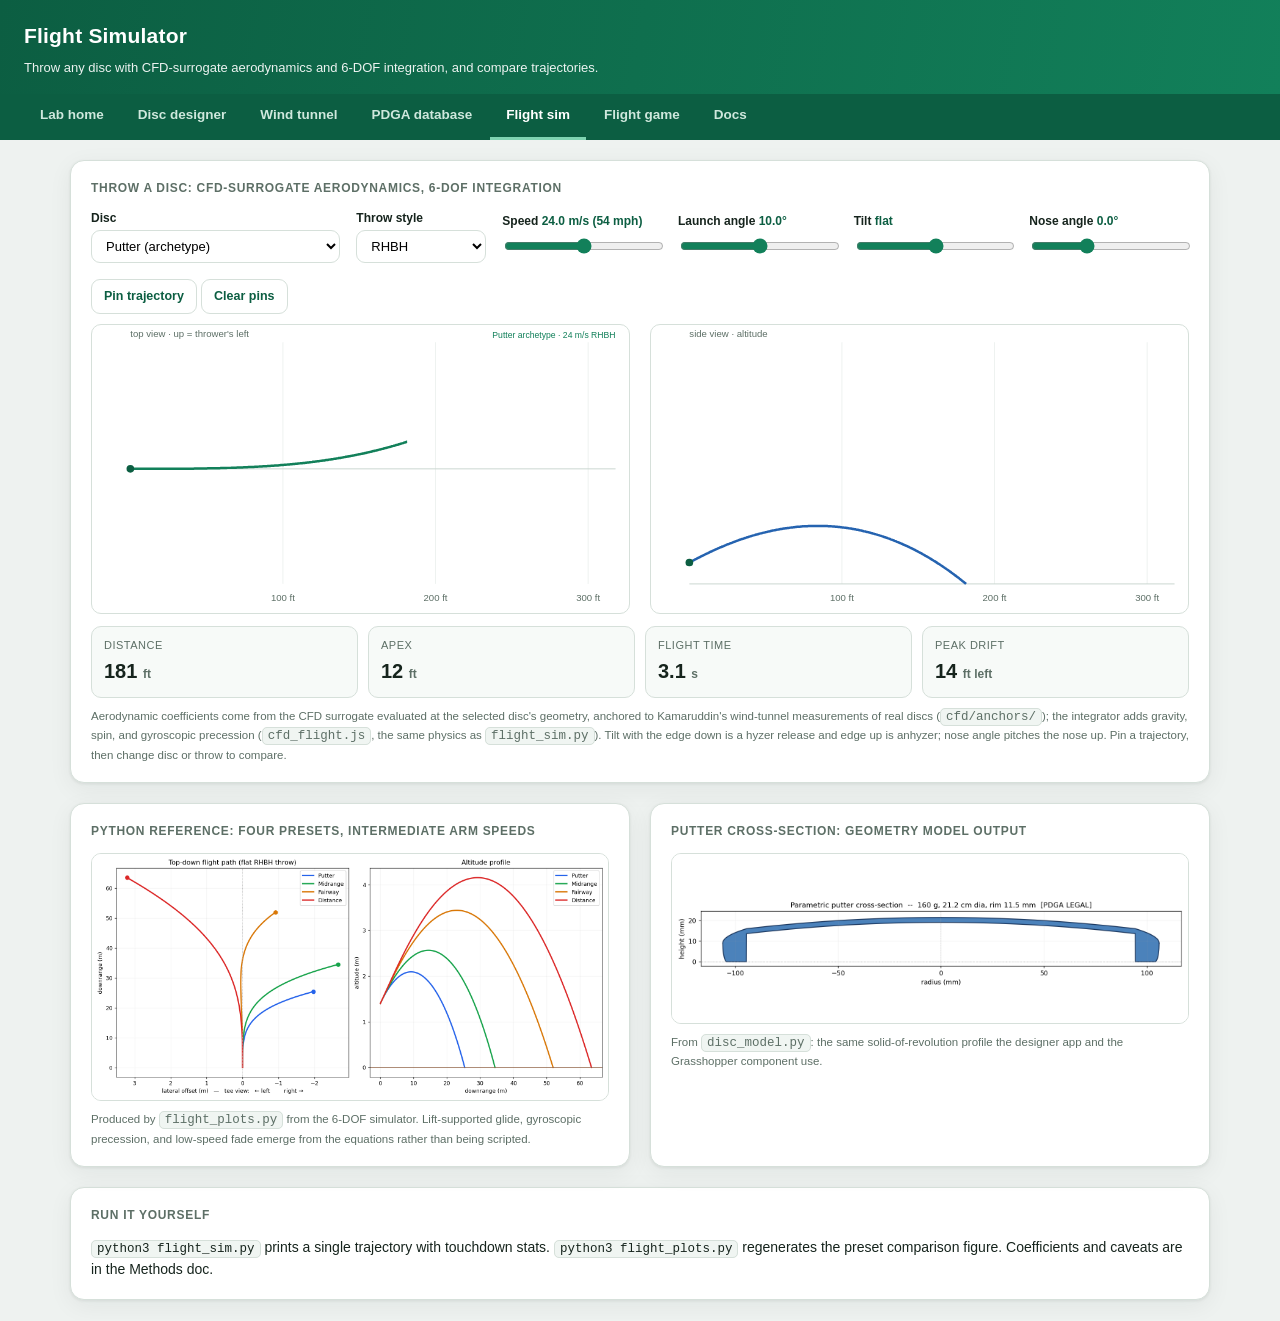
<file: flight_sim.html>
<!DOCTYPE html>
<html lang="en">
<head>
<meta charset="utf-8">
<meta name="viewport" content="width=device-width, initial-scale=1">
<title>Flight Simulator</title>
<link rel="stylesheet" href="site.css">
<style>
  .simrow{display:flex;gap:16px;flex-wrap:wrap;align-items:flex-end;margin-bottom:10px}
  .sctrl{flex:1 1 140px;min-width:130px}
  .sctrl label{display:block;font-size:12px;font-weight:700;margin-bottom:2px}
  .sctrl .val{color:var(--accent-d);font-variant-numeric:tabular-nums}
  .sctrl select{width:100%;padding:7px 10px;border:1px solid var(--line);border-radius:9px;
    font:inherit;font-size:13px;background:#fff}
  .simbtn{padding:7px 12px;border:1px solid var(--line);border-radius:9px;background:#fff;
    font:inherit;font-size:12.5px;font-weight:700;color:var(--accent-d);cursor:pointer}
  .simbtn:hover{border-color:var(--accent)}
  svg.simview{width:100%;height:auto;display:block;border:1px solid var(--line);border-radius:10px;background:#fff}
  img.plot{max-width:100%;border:1px solid var(--line);border-radius:10px;display:block}
  code{background:#f0f5f2;border:1px solid var(--line);border-radius:5px;padding:1px 5px;font-size:12.5px}
</style>
</head>
<body>
<header>
  <h1>Flight Simulator</h1>
  <p>Throw any disc with CFD-surrogate aerodynamics and 6-DOF integration, and compare trajectories.</p>
</header>
<nav>
  <a href="index.html">Lab home</a>
  <a href="disc_designer.html">Disc designer</a>
  <a href="wind_tunnel.html">Wind tunnel</a>
  <a href="database.html">PDGA database</a>
  <a href="flight_sim.html" class="active">Flight sim</a>
  <a href="flight_game.html">Flight game</a>
  <a href="docs.html">Docs</a>
</nav>

<div class="wrap">
  <div class="card">
    <h2>Throw a disc: CFD-surrogate aerodynamics, 6-DOF integration</h2>
    <div class="simrow">
      <div class="sctrl" style="flex:2 1 210px"><label>Disc</label><select id="simdisc"></select></div>
      <div class="sctrl" style="flex:0 1 110px"><label>Throw style</label>
        <select id="simstyle"><option>RHBH</option><option>RHFH</option><option>LHBH</option><option>LHFH</option></select></div>
      <div class="sctrl"><label>Speed <span class="val" id="sv_v"></span></label>
        <input type="range" id="s_v" min="15" max="33" step="0.5" value="24"></div>
      <div class="sctrl"><label>Launch angle <span class="val" id="sv_l"></span></label>
        <input type="range" id="s_l" min="0" max="20" step="0.5" value="10"></div>
      <div class="sctrl"><label>Tilt <span class="val" id="sv_h"></span></label>
        <input type="range" id="s_h" min="-25" max="25" step="1" value="0"></div>
      <div class="sctrl"><label>Nose angle <span class="val" id="sv_n"></span></label>
        <input type="range" id="s_n" min="-5" max="10" step="0.5" value="0"></div>
      <div class="sctrl" style="flex:0 1 auto"><button class="simbtn" id="simpin">Pin trajectory</button>
        <button class="simbtn" id="simclear">Clear pins</button></div>
    </div>
    <div class="two">
      <div><svg class="simview" id="simtop" viewBox="0 0 560 300" aria-label="top-down flight path"></svg></div>
      <div><svg class="simview" id="simside" viewBox="0 0 560 300" aria-label="side-view flight path"></svg></div>
    </div>
    <div class="grid2" id="simtiles" style="margin-top:12px"></div>
    <div class="note">Aerodynamic coefficients come from the CFD surrogate evaluated at the selected disc's
      geometry, anchored to Kamaruddin's wind-tunnel measurements of real discs (<code>cfd/anchors/</code>);
      the integrator adds gravity, spin, and gyroscopic precession (<code>cfd_flight.js</code>,
      the same physics as <code>flight_sim.py</code>). Tilt with the edge down is a hyzer release and edge up is anhyzer;
      nose angle pitches the nose up. Pin a trajectory, then change disc or throw to compare.</div>
  </div>
  <div class="two">
    <div class="card">
      <h2>Python reference: four presets, intermediate arm speeds</h2>
      <img class="plot" src="flight_paths.png" alt="Simulated flight paths for putter, midrange, fairway and distance presets">
      <div class="note">Produced by <code>flight_plots.py</code> from the 6-DOF simulator. Lift-supported glide,
        gyroscopic precession, and low-speed fade emerge from the equations rather than being scripted.</div>
    </div>
    <div class="card">
      <h2>Putter cross-section: geometry model output</h2>
      <img class="plot" src="putter_cross_section.png" alt="Parametric putter cross-section from disc_model.py">
      <div class="note">From <code>disc_model.py</code>: the same solid-of-revolution profile the designer app
        and the Grasshopper component use.</div>
    </div>
  </div>
  <div class="card">
    <h2>Run it yourself</h2>
    <p style="font-size:14px;margin:0"><code>python3 flight_sim.py</code> prints a single trajectory with touchdown stats.
    <code>python3 flight_plots.py</code> regenerates the preset comparison figure.
    Coefficients and caveats are in the Methods doc.</p>
  </div>
</div>

<script src="disc_common.js"></script>
<script src="pro_discs.js"></script>
<script src="cfd_surrogate.js"></script>
<script src="cfd_flight.js"></script>
<script>
/* ---- interactive flight simulator ---- */
(function(){
  const $=id=>document.getElementById(id);
  const missing=[];
  if(typeof CFDFlight==="undefined")missing.push("cfd_flight.js");
  if(typeof CFD_SURROGATE==="undefined")missing.push("cfd_surrogate.js");
  if(missing.length){$("simtiles").innerHTML=
    '<div class="note">'+missing.join(", ")+' not found; the simulator needs these files.</div>';return;}
  if(typeof PRO_DISCS==="undefined")window.PRO_DISCS=[];
  const esc=t=>t.replace(/&/g,"&amp;").replace(/</g,"&lt;").replace(/>/g,"&gt;");

  let simP={...PRESETS.Putter},simName="Putter archetype",last=null;
  const pins=[];
  const dsel=$("simdisc");
  const og=document.createElement("optgroup");og.label="Archetypes";
  Object.keys(PRESETS).forEach(k=>og.appendChild(new Option(k+" (archetype)","a:"+k)));
  dsel.appendChild(og);
  ["Putter","Midrange","Fairway","Distance"].forEach(cls=>{
    const g=document.createElement("optgroup");g.label=cls+"s";
    PRO_DISCS.forEach((d,i)=>{if(d.cls===cls)g.appendChild(new Option(d.name+" · "+d.mfr+" ("+d.fl.join("/")+")","p:"+i));});
    dsel.appendChild(g);
  });
  dsel.addEventListener("change",()=>{
    const v=dsel.value;
    if(v.startsWith("a:")){simP={...PRESETS[v.slice(2)]};simName=v.slice(2)+" archetype";}
    else{const d=PRO_DISCS[+v.slice(2)];simP=paramsFromCertified(d);simName=d.mfr+" "+d.name;}
    run();
  });
  const S={v:$("s_v"),l:$("s_l"),h:$("s_h"),n:$("s_n")};
  function labels(){
    $("sv_v").textContent=(+S.v.value).toFixed(1)+" m/s ("+(S.v.value*2.23694).toFixed(0)+" mph)";
    $("sv_l").textContent=(+S.l.value).toFixed(1)+"°";
    $("sv_h").textContent=+S.h.value===0?"flat":Math.abs(+S.h.value)+"° edge "+(S.h.value>0?"down":"up");
    $("sv_n").textContent=(+S.n.value).toFixed(1)+"°";
  }
  Object.values(S).forEach(el=>el.addEventListener("input",()=>{labels();run();}));
  $("simstyle").addEventListener("change",run);
  $("simpin").addEventListener("click",()=>{if(last){pins.push(last);if(pins.length>4)pins.shift();draw();}});
  $("simclear").addEventListener("click",()=>{pins.length=0;draw();});

  const FT=1/0.3048;
  function run(){
    const st=$("simstyle").value;
    const handed=(st==="RHBH"||st==="LHFH")?"RHBH":"LHBH";
    const mp=massProperties(simP);
    const res=CFDFlight.simulateFlight(simP,mp,{v0:+S.v.value,launch_deg:+S.l.value,
      hyzer_deg:+S.h.value,nose_deg:+S.n.value,handed});
    const step=Math.max(1,Math.floor(res.x.length/300)),pts=[];
    for(let i=0;i<res.x.length;i+=step)pts.push([res.x[i]*FT,res.y[i]*FT,res.z[i]*FT]);
    const e=res.x.length-1;pts.push([res.x[e]*FT,res.y[e]*FT,res.z[e]*FT]);
    last={pts,label:simName+" · "+(+S.v.value).toFixed(0)+" m/s "+st,
      dist:res.distance_ft,apex:res.apex_m*FT,tsec:res.flight_time_s,lat:res.lateral_max_m*FT};
    draw();tiles();
  }
  function tiles(){
    const t=[["Distance",last.dist.toFixed(0),"ft"],["Apex",last.apex.toFixed(0),"ft"],
      ["Flight time",last.tsec.toFixed(1),"s"],
      ["Peak drift",Math.abs(last.lat).toFixed(0),"ft "+(last.lat>0.5?"left":last.lat<-0.5?"right":"")]];
    $("simtiles").innerHTML=t.map(x=>
      '<div class="tile"><div class="k">'+x[0]+'</div><div class="v">'+x[1]+' <small>'+x[2]+'</small></div></div>').join("");
  }
  function draw(){
    const all=pins.concat(last?[last]:[]);
    if(!all.length)return;
    let maxX=300,maxY=50,maxZ=40;
    all.forEach(p=>p.pts.forEach(q=>{maxX=Math.max(maxX,q[0]);maxY=Math.max(maxY,Math.abs(q[1]));maxZ=Math.max(maxZ,q[2]);}));
    maxX*=1.06;maxY*=1.25;maxZ*=1.3;
    const W=560,H=300,padL=40,padR=14,padT=18,padB=30;
    const X=x=>padL+x/maxX*(W-padL-padR);
    const Yt=y=>H/2-y/maxY*(H-padT-padB)/2;
    const Ys=z=>H-padB-z/maxZ*(H-padT-padB);
    function frame(axisLabel,horizonY){
      let s="";
      for(let g=100;g<maxX;g+=100)
        s+='<line x1="'+X(g).toFixed(1)+'" y1="'+padT+'" x2="'+X(g).toFixed(1)+'" y2="'+(H-padB)+'" stroke="#eef2f0"/>'+
           '<text x="'+X(g).toFixed(1)+'" y="'+(H-12)+'" font-size="10" fill="#5d6f66" text-anchor="middle">'+g+' ft</text>';
      s+='<line x1="'+padL+'" y1="'+horizonY+'" x2="'+(W-padR)+'" y2="'+horizonY+'" stroke="#c9d6cf"/>';
      s+='<text x="'+padL+'" y="12" font-size="10" fill="#5d6f66">'+axisLabel+'</text>';
      return s;
    }
    const poly=(p,proj,color,wd,dash)=>'<polyline fill="none" stroke="'+color+'" stroke-width="'+wd+'" '+
      (dash?'stroke-dasharray="5 4" ':'')+'points="'+p.pts.map(q=>X(q[0]).toFixed(1)+","+proj(q).toFixed(1)).join(" ")+'"/>';
    const pinCol="#9db3a8";
    let top=frame("top view · up = thrower's left",H/2);
    pins.forEach(p=>top+=poly(p,q=>Yt(q[1]),pinCol,1.6,true));
    if(last)top+=poly(last,q=>Yt(q[1]),"#12805a",2.6,false);
    pins.forEach((p,i)=>top+='<text x="'+(W-padR)+'" y="'+(14+12*i)+'" font-size="9" fill="'+pinCol+'" text-anchor="end">'+esc(p.label)+'</text>');
    if(last)top+='<text x="'+(W-padR)+'" y="'+(14+12*pins.length)+'" font-size="9" fill="#12805a" text-anchor="end">'+esc(last.label)+'</text>';
    top+='<circle cx="'+X(0)+'" cy="'+(H/2)+'" r="4" fill="#0c5e42"/>';
    $("simtop").innerHTML=top;
    let side=frame("side view · altitude",H-padB);
    pins.forEach(p=>side+=poly(p,q=>Ys(q[2]),pinCol,1.6,true));
    if(last){side+=poly(last,q=>Ys(q[2]),"#2563b0",2.6,false);
      side+='<circle cx="'+X(0)+'" cy="'+Ys(last.pts[0][2]).toFixed(1)+'" r="4" fill="#0c5e42"/>';}
    $("simside").innerHTML=side;
  }
  labels();run();
})();
</script>
</body>
</html>
</file>
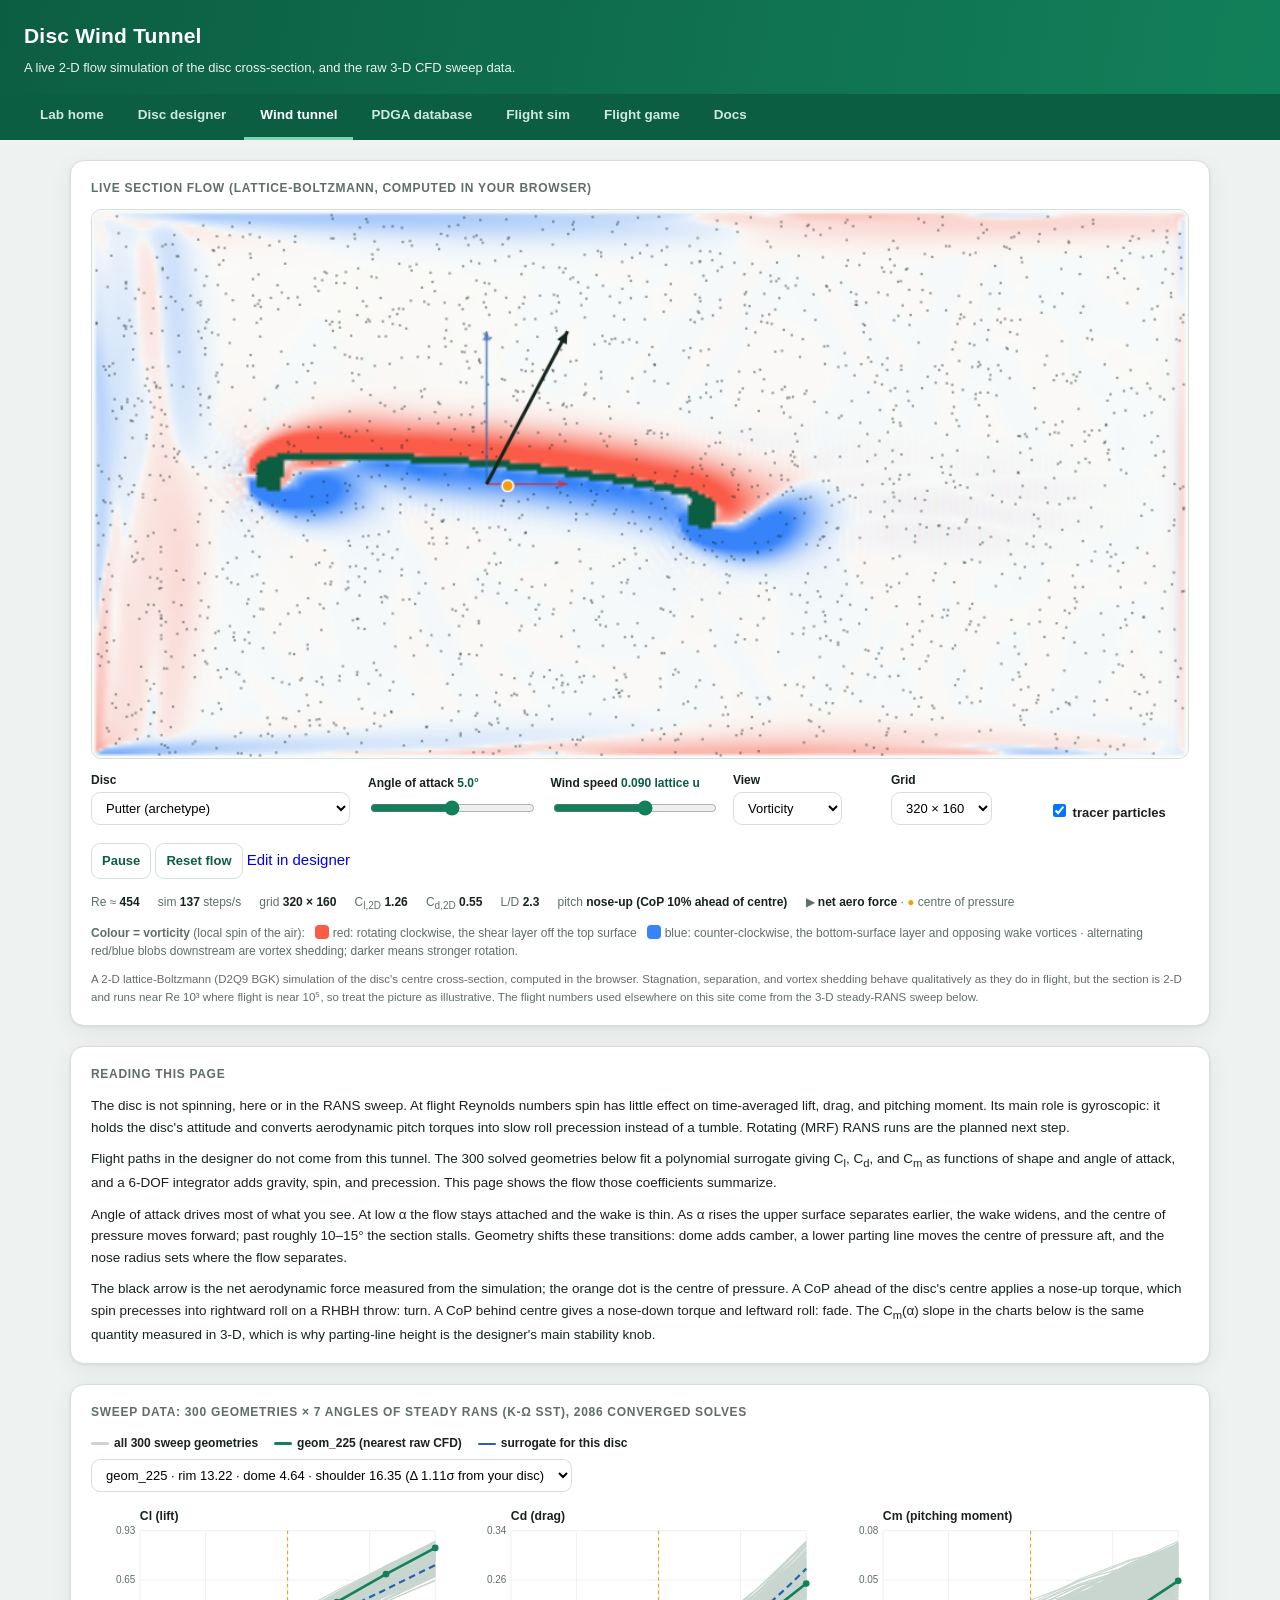
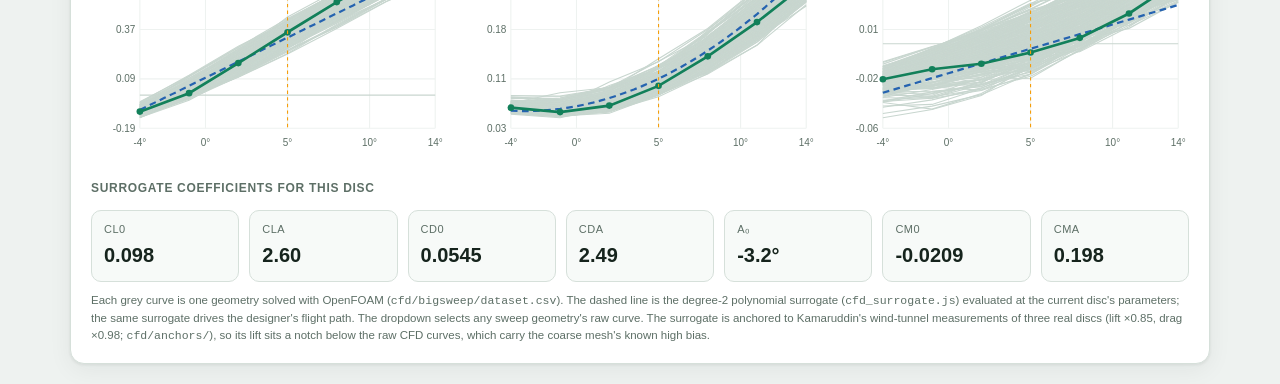
<file: wind_tunnel.html>
<!DOCTYPE html>
<html lang="en">
<head>
<meta charset="utf-8">
<meta name="viewport" content="width=device-width, initial-scale=1">
<title>Disc Wind Tunnel</title>
<link rel="stylesheet" href="site.css">
<style>
  :root{ --cfd:#2563b0 }
  canvas{width:100%;height:auto;display:block;border:1px solid var(--line);border-radius:10px;background:#f7faf8}
  .ctrls{display:flex;gap:18px;flex-wrap:wrap;align-items:flex-end;margin-top:12px}
  .ctrl{flex:1 1 150px;min-width:140px}
  .ctrl label{display:block;font-size:12px;font-weight:700;margin-bottom:2px}
  .ctrl .val{color:var(--accent-d);font-variant-numeric:tabular-nums}
  select,button.act{padding:7px 10px;border:1px solid var(--line);border-radius:9px;font:inherit;
    font-size:13px;background:#fff;cursor:pointer}
  button.act{font-weight:700;color:var(--accent-d)}
  button.act:hover{border-color:var(--accent)}
  .stat{display:inline-block;margin-right:14px;font-size:12px;color:var(--muted)}
  .stat b{color:var(--ink);font-variant-numeric:tabular-nums}
  .charts{display:grid;grid-template-columns:repeat(auto-fit,minmax(280px,1fr));gap:16px}
  .charts svg{width:100%;height:auto;display:block}
  .legend{display:flex;gap:16px;flex-wrap:wrap;font-size:12px;font-weight:700;margin:8px 0 2px}
  .legend .sw{display:inline-block;width:18px;height:3px;border-radius:2px;vertical-align:middle;margin-right:5px}
</style>
</head>
<body>
<header>
  <h1>Disc Wind Tunnel</h1>
  <p>A live 2-D flow simulation of the disc cross-section, and the raw 3-D CFD sweep data.</p>
</header>
<nav>
  <a href="index.html">Lab home</a>
  <a href="disc_designer.html">Disc designer</a>
  <a href="wind_tunnel.html" class="active">Wind tunnel</a>
  <a href="database.html">PDGA database</a>
  <a href="flight_sim.html">Flight sim</a>
  <a href="flight_game.html">Flight game</a>
  <a href="docs.html">Docs</a>
</nav>

<div class="wrap">
  <div class="card">
    <h2>Live section flow (lattice-Boltzmann, computed in your browser) <span id="discname" class="protag" style="display:none"></span></h2>
    <canvas id="tunnel" width="960" height="480"></canvas>
    <div class="ctrls">
      <div class="ctrl" style="flex:2 1 230px"><label>Disc</label>
        <select id="discsel" style="width:100%"></select></div>
      <div class="ctrl"><label>Angle of attack <span class="val" id="v_alpha"></span></label>
        <input type="range" id="alpha" min="-4" max="14" step="0.5" value="5"></div>
      <div class="ctrl"><label>Wind speed <span class="val" id="v_speed"></span></label>
        <input type="range" id="speed" min="0.05" max="0.12" step="0.005" value="0.09"></div>
      <div class="ctrl" style="flex:0 1 auto"><label>View</label>
        <select id="viz"><option value="vort">Vorticity</option><option value="speed">Flow speed</option></select></div>
      <div class="ctrl" style="flex:0 1 auto"><label>Grid</label>
        <select id="qual"><option value="256">256 × 128</option><option value="320" selected>320 × 160</option><option value="400">400 × 200</option></select></div>
      <div class="ctrl" style="flex:0 1 auto"><label>&nbsp;</label>
        <label style="font-weight:600;font-size:13px"><input type="checkbox" id="parts" checked> tracer particles</label></div>
      <div class="ctrl" style="flex:0 1 auto"><button class="act" id="pause">Pause</button>
        <button class="act" id="reset">Reset flow</button>
        <a class="act" id="editlink" style="text-decoration:none;display:inline-block" href="disc_designer.html">Edit in designer</a></div>
    </div>
    <div style="margin-top:10px">
      <span class="stat">Re ≈ <b id="re">—</b></span>
      <span class="stat">sim <b id="sps">—</b> steps/s</span>
      <span class="stat">grid <b id="gsz">—</b></span>
      <span class="stat">C<sub>l,2D</sub> <b id="cl2">—</b></span>
      <span class="stat">C<sub>d,2D</sub> <b id="cd2">—</b></span>
      <span class="stat">L/D <b id="ld2">—</b></span>
      <span class="stat">pitch <b id="pitch">—</b></span>
      <span class="stat">▶ <b>net aero force</b> · <span style="color:#f59e0b">●</span> centre of pressure</span>
    </div>
    <div id="colorkey" style="margin-top:10px;font-size:12px;color:var(--muted)"></div>
    <div class="note">A 2-D lattice-Boltzmann (D2Q9 BGK) simulation of the disc's centre cross-section,
      computed in the browser. Stagnation, separation, and vortex shedding behave qualitatively as they
      do in flight, but the section is 2-D and runs near Re 10³ where flight is near 10⁵, so treat the
      picture as illustrative. The flight numbers used elsewhere on this site come from the 3-D
      steady-RANS sweep below.</div>
  </div>

  <div class="card">
    <h2>Reading this page</h2>
    <div style="font-size:13.5px;line-height:1.6">
      <p style="margin:0 0 10px">The disc is not spinning, here or in the RANS sweep. At flight Reynolds
      numbers spin has little effect on time-averaged lift, drag, and pitching moment. Its main role is
      gyroscopic: it holds the disc's attitude and converts aerodynamic pitch torques into slow roll
      precession instead of a tumble. Rotating (MRF) RANS runs are the planned next step.</p>
      <p style="margin:0 0 10px">Flight paths in the designer do not come from this tunnel. The 300 solved
      geometries below fit a polynomial surrogate giving C<sub>l</sub>, C<sub>d</sub>, and C<sub>m</sub> as functions of shape and angle
      of attack, and a 6-DOF integrator adds gravity, spin, and precession. This page shows the flow
      those coefficients summarize.</p>
      <p style="margin:0 0 10px">Angle of attack drives most of what you see. At low α the flow stays
      attached and the wake is thin. As α rises the upper surface separates earlier, the wake widens,
      and the centre of pressure moves forward; past roughly 10–15° the section stalls. Geometry shifts
      these transitions: dome adds camber, a lower parting line moves the centre of pressure aft, and
      the nose radius sets where the flow separates.</p>
      <p style="margin:0">The black arrow is the net aerodynamic force measured from the simulation;
      the orange dot is the centre of pressure. A CoP ahead of the disc's centre applies a nose-up
      torque, which spin precesses into rightward roll on a RHBH throw: turn. A CoP behind centre gives
      a nose-down torque and leftward roll: fade. The C<sub>m</sub>(α) slope in the charts below is the same
      quantity measured in 3-D, which is why parting-line height is the designer's main stability knob.</p>
    </div>
  </div>

  <div class="card">
    <h2>Sweep data: 300 geometries × 7 angles of steady RANS (k-ω SST), <span id="nruns"></span> converged solves</h2>
    <div class="legend">
      <span><span class="sw" style="background:#c8d6cf"></span>all 300 sweep geometries</span>
      <span><span class="sw" style="background:var(--accent)"></span><span id="sellbl">nearest sweep geometry</span></span>
      <span><span class="sw" style="background:var(--cfd);border-bottom:2px dashed var(--cfd);height:0"></span>surrogate for this disc</span>
    </div>
    <div style="margin:6px 0 12px">
      <select id="geomsel"></select>
    </div>
    <div class="charts" id="charts"></div>
    <h2 style="margin-top:18px">Surrogate coefficients for this disc</h2>
    <div class="grid2" id="coefftiles" style="margin-top:10px"></div>
    <div class="note">Each grey curve is one geometry solved with OpenFOAM
      (<code>cfd/bigsweep/dataset.csv</code>). The dashed line is the degree-2 polynomial surrogate
      (<code>cfd_surrogate.js</code>) evaluated at the current disc's parameters; the same surrogate
      drives the designer's flight path. The dropdown selects any sweep geometry's raw curve.
      The surrogate is anchored to Kamaruddin's wind-tunnel measurements of three real discs
      (lift ×0.85, drag ×0.98; <code>cfd/anchors/</code>), so its lift sits a notch below the raw
      CFD curves, which carry the coarse mesh's known high bias.</div>
  </div>
</div>

<script src="disc_common.js"></script>
<script src="cfd_surrogate.js"></script>
<script src="cfd_flight.js"></script>
<script src="cfd_sweep.js"></script>
<script src="pro_discs.js"></script>
<script>
/* ---- disc params from #design hash (same encoding as the designer) ---- */
const DEFAULTS={...PRESETS.Putter};
let P={...DEFAULTS},discName="";
let CUSTOM0=null;
(function(){
  const m=location.hash.match(/^#design\?(.*)$/);
  if(!m)return;
  const q=new URLSearchParams(m[1]);
  const p={};
  for(const k in DEFAULTS){const v=parseFloat(q.get(k));p[k]=isFinite(v)?v:DEFAULTS[k];}
  P=p;discName=q.get("name")||"linked design";
  CUSTOM0={p:{...p},name:discName};
})();

/* ================= LBM wind tunnel (D2Q9, BGK) ================= */
const EX=[0,1,0,-1,0,1,-1,-1,1], EY=[0,0,1,0,-1,1,1,-1,-1],
      WT=[4/9,1/9,1/9,1/9,1/9,1/36,1/36,1/36,1/36], OPP=[0,3,4,1,2,7,8,5,6];
const TAU=0.58, NU=(TAU-0.5)/3;
let W,H,N,fA,fB,solid,prevSolid,UX,UY,u0=0.09,alphaDeg=5,paused=false,stepsPF=10;
let cxL=0,cyL=0,chordL=1;                 // disc centre & chord in lattice units
let FXe=0,FYe=0,TQe=0,_fx=0,_fy=0,_tq=0;  // momentum-exchange force on the disc (EMA + per-step)
const cv=document.getElementById("tunnel"),ctx=cv.getContext("2d");
let img,off,octx;

function alloc(w){
  W=w;H=w/2;N=W*H;
  fA=new Float32Array(9*N);fB=new Float32Array(9*N);
  solid=new Uint8Array(N);prevSolid=null;
  UX=new Float32Array(N);UY=new Float32Array(N);
  off=document.createElement("canvas");off.width=W;off.height=H;
  octx=off.getContext("2d");img=octx.createImageData(W,H);
  cv.width=W*3;cv.height=H*3;
  stepsPF=W>=400?8:(W>=320?10:14);
  document.getElementById("gsz").textContent=W+" × "+H;
  rasterize();initFlow();seedParticles();
}
function rasterize(){
  // disc chord spans ~42% of the tunnel; rotate section by alpha (nose-up positive)
  const chord=0.42*W, s=chord/P.D_out_mm, R=P.D_out_mm/2;
  const cx=0.36*W, cy=0.5*H, zmid=zTop(P,0)/2;
  cxL=cx;cyL=cy;chordL=chord;
  const a=alphaDeg*Math.PI/180, ca=Math.cos(a), sa=Math.sin(a);
  solid.fill(0);
  for(let y=1;y<H-1;y++)for(let x=1;x<W-1;x++){
    let hit=0;
    for(let sy=0;sy<2&&!hit;sy++)for(let sx=0;sx<2&&!hit;sx++){
      const dx=x+0.25+0.5*sx-cx, dz=cy-(y+0.25+0.5*sy); // z up
      const xr=dx*ca-dz*sa, zr=dx*sa+dz*ca;             // rotate into disc frame
      const r=Math.abs(xr)/s, z=zr/s+zmid;
      if(r<=R&&z>=zBot(P,r)&&z<=zTop(P,r))hit=1;
    }
    if(hit)solid[x+y*W]=1;
  }
  // cells the disc just vacated (alpha change) have no valid distributions —
  // wake them at rest or they divide by rho=0 and NaN the whole field
  if(prevSolid){
    for(let i=0;i<N;i++)if(prevSolid[i]&&!solid[i]){
      for(let d=0;d<9;d++)fA[d*N+i]=eq(d,1,0,0);
      UX[i]=0;UY[i]=0;
    }
  }else prevSolid=new Uint8Array(N);
  prevSolid.set(solid);
  document.getElementById("re").textContent=Math.round(u0*chord/NU);
}
function eq(d,rho,ux,uy){const eu=EX[d]*ux+EY[d]*uy;
  return WT[d]*rho*(1+3*eu+4.5*eu*eu-1.5*(ux*ux+uy*uy));}
function initFlow(){
  for(let i=0;i<N;i++){
    for(let d=0;d<9;d++)fA[d*N+i]=eq(d,1,u0,0);
    UX[i]=u0;UY[i]=0;
  }
}
const OMEGA=1/TAU;
// momentum exchange at a bounce-back link: the disc gains 2*f*e per step.
// Positions/forces converted to physics frame (x right, z up); torque CCW+.
function bbAcc(d,p,x,y){
  const ex=EX[d],ey=EY[d],dfx=2*p*ex,dfy=2*p*ey;
  _fx+=dfx;_fy+=dfy;
  _tq+=(x+0.5*ex-cxL)*(-dfy)-(cyL-y-0.5*ey)*dfx;
}
function step(){
  _fx=0;_fy=0;_tq=0;
  const n1=N,n2=2*N,n3=3*N,n4=4*N,n5=5*N,n6=6*N,n7=7*N,n8=8*N;
  // interior: fused collide + push-stream, unrolled D2Q9, half-way bounce-back
  for(let y=1;y<H-1;y++){
    const yw=y*W;
    for(let x=1;x<W-1;x++){
      const i=x+yw;
      if(solid[i]){UX[i]=0;UY[i]=0;continue;}
      const f0=fA[i],f1=fA[n1+i],f2=fA[n2+i],f3=fA[n3+i],f4=fA[n4+i],
            f5=fA[n5+i],f6=fA[n6+i],f7=fA[n7+i],f8=fA[n8+i];
      const rho=f0+f1+f2+f3+f4+f5+f6+f7+f8;
      const ux=(f1+f5+f8-f3-f6-f7)/rho, uy=(f2+f5+f6-f4-f7-f8)/rho;
      UX[i]=ux;UY[i]=uy;
      const u2=1.5*(ux*ux+uy*uy), rw0=rho*4/9, rw1=rho/9, rw2=rho/36;
      const uxy=ux+uy, uyx=uy-ux;
      const e0=rw0*(1-u2),
            e1=rw1*(1+3*ux+4.5*ux*ux-u2), e3=rw1*(1-3*ux+4.5*ux*ux-u2),
            e2=rw1*(1+3*uy+4.5*uy*uy-u2), e4=rw1*(1-3*uy+4.5*uy*uy-u2),
            e5=rw2*(1+3*uxy+4.5*uxy*uxy-u2), e7=rw2*(1-3*uxy+4.5*uxy*uxy-u2),
            e6=rw2*(1+3*uyx+4.5*uyx*uyx-u2), e8=rw2*(1-3*uyx+4.5*uyx*uyx-u2);
      const p1=f1+(e1-f1)*OMEGA,p2=f2+(e2-f2)*OMEGA,p3=f3+(e3-f3)*OMEGA,
            p4=f4+(e4-f4)*OMEGA,p5=f5+(e5-f5)*OMEGA,p6=f6+(e6-f6)*OMEGA,
            p7=f7+(e7-f7)*OMEGA,p8=f8+(e8-f8)*OMEGA;
      fB[i]=f0+(e0-f0)*OMEGA;
      const iE=i+1,iWt=i-1,iN=i+W,iS=i-W;
      if(solid[iE])   {fB[n3+i]=p1;bbAcc(1,p1,x,y);} else fB[n1+iE]=p1;
      if(solid[iN])   {fB[n4+i]=p2;bbAcc(2,p2,x,y);} else fB[n2+iN]=p2;
      if(solid[iWt])  {fB[n1+i]=p3;bbAcc(3,p3,x,y);} else fB[n3+iWt]=p3;
      if(solid[iS])   {fB[n2+i]=p4;bbAcc(4,p4,x,y);} else fB[n4+iS]=p4;
      if(solid[iN+1]) {fB[n7+i]=p5;bbAcc(5,p5,x,y);} else fB[n5+iN+1]=p5;
      if(solid[iN-1]) {fB[n8+i]=p6;bbAcc(6,p6,x,y);} else fB[n6+iN-1]=p6;
      if(solid[iS-1]) {fB[n5+i]=p7;bbAcc(7,p7,x,y);} else fB[n7+iS-1]=p7;
      if(solid[iS+1]) {fB[n6+i]=p8;bbAcc(8,p8,x,y);} else fB[n8+iS+1]=p8;
    }
  }
  // smooth the surface force over ~100 steps (shedding makes the raw signal noisy)
  FXe+=( _fx-FXe)*0.02; FYe+=(_fy-FYe)*0.02; TQe+=(_tq-TQe)*0.02;
  // edge cells stream too — without this the first interior ring never
  // receives inflow and the field rots from the boundary in
  edgePush();
  // then re-prescribe: inflow (left/top/bottom) at u0, zero-gradient outflow right
  for(let y=0;y<H;y++){
    const iL=y*W,iR=iL+W-1,iR2=iR-1;
    for(let d=0;d<9;d++){fB[d*N+iL]=eq(d,1,u0,0);fB[d*N+iR]=fB[d*N+iR2];}
    UX[iL]=u0;UY[iL]=0;UX[iR]=UX[iR2];UY[iR]=UY[iR2];
  }
  for(let x=1;x<W-1;x++){
    const iT=x,iBm=x+(H-1)*W;
    for(let d=0;d<9;d++){fB[d*N+iT]=eq(d,1,u0,0);fB[d*N+iBm]=eq(d,1,u0,0);}
    UX[iT]=u0;UY[iT]=0;UX[iBm]=u0;UY[iBm]=0;
  }
  const t=fA;fA=fB;fB=t;
}
function edgePush(){
  const push=(x,y)=>{
    const i=x+y*W;
    for(let d=1;d<9;d++){
      const xn=x+EX[d],yn=y+EY[d];
      if(xn<1||xn>=W-1||yn<1||yn>=H-1)continue;  // only into interior cells
      const j=xn+yn*W;
      if(!solid[j])fB[d*N+j]=fA[d*N+i];
    }
  };
  for(let x=0;x<W;x++){push(x,0);push(x,H-1);}
  for(let y=1;y<H-1;y++){push(0,y);push(W-1,y);}
}

/* ---- tracer particles ---- */
let px=new Float32Array(0),py=new Float32Array(0);
function seedParticles(){
  const n=2200;px=new Float32Array(n);py=new Float32Array(n);
  for(let k=0;k<n;k++){px[k]=1+Math.random()*(W-2);py[k]=1+Math.random()*(H-2);}
}
function vel(x,y){ // bilinear sample
  const x0=Math.min(Math.max(x|0,0),W-2),y0=Math.min(Math.max(y|0,0),H-2);
  const tx=x-x0,ty=y-y0,i=x0+y0*W;
  const ux=(UX[i]*(1-tx)+UX[i+1]*tx)*(1-ty)+(UX[i+W]*(1-tx)+UX[i+1+W]*tx)*ty;
  const uy=(UY[i]*(1-tx)+UY[i+1]*tx)*(1-ty)+(UY[i+W]*(1-tx)+UY[i+1+W]*tx)*ty;
  return[ux,uy];
}
function moveParticles(){
  for(let k=0;k<px.length;k++){
    const[ux,uy]=vel(px[k],py[k]);
    px[k]+=ux*6;py[k]+=uy*6;
    const i=(px[k]|0)+(py[k]|0)*W;
    if(px[k]>=W-1||px[k]<0||py[k]<0||py[k]>=H-1||solid[i]){
      px[k]=1;py[k]=1+Math.random()*(H-2);
    }
  }
}

/* ---- render ---- */
function render(){
  const d=img.data,mode=document.getElementById("viz").value;
  const vs=7/u0,ss=1/(1.7*u0);
  for(let y=0;y<H;y++)for(let x=0;x<W;x++){
    const i=x+y*W,o=4*i;
    if(solid[i]){d[o]=12;d[o+1]=94;d[o+2]=66;d[o+3]=255;continue;}
    let r=247,g=250,b=248;
    if(mode==="vort"&&x>0&&x<W-1&&y>0&&y<H-1){
      const w=(UY[i+1]-UY[i-1]-(UX[i+W]-UX[i-W]))*0.5*vs;
      const t=Math.sqrt(Math.min(Math.abs(w),1));  // gamma so wake structure isn't one flat blob
      if(w>0){r=250;g=250-t*158;b=248-t*175;}
      else{r=247-t*192;g=250-t*118;b=250;}
    }else if(mode==="speed"){
      const t=Math.min(Math.hypot(UX[i],UY[i])*ss,1);
      r=247-t*215;g=250-t*95;b=248-t*150;
    }
    d[o]=r;d[o+1]=g;d[o+2]=b;d[o+3]=255;
  }
  octx.putImageData(img,0,0);
  ctx.imageSmoothingEnabled=true;
  ctx.drawImage(off,0,0,cv.width,cv.height);
  if(document.getElementById("parts").checked){
    ctx.fillStyle="rgba(22,36,29,.45)";
    for(let k=0;k<px.length;k++)ctx.fillRect(px[k]*3,py[k]*3,2,2);
  }
  drawForceOverlay();
}
function arrow(x0,y0,x1,y1,wd){
  ctx.lineWidth=wd;ctx.beginPath();ctx.moveTo(x0,y0);ctx.lineTo(x1,y1);ctx.stroke();
  const a=Math.atan2(y1-y0,x1-x0),hs=4+2.5*wd;
  ctx.beginPath();ctx.moveTo(x1,y1);
  ctx.lineTo(x1-hs*Math.cos(a-0.42),y1-hs*Math.sin(a-0.42));
  ctx.lineTo(x1-hs*Math.cos(a+0.42),y1-hs*Math.sin(a+0.42));
  ctx.closePath();ctx.fill();
}
function drawForceOverlay(){
  const q=0.5*u0*u0*chordL, Fx=FXe, Fz=-FYe, F=Math.hypot(Fx,Fz);
  if(F<q*0.05)return;                       // still spinning up
  const sc=3, cx=cxL*sc, cy=cyL*sc, k=chordL*sc*0.30/q;
  const cap=v=>Math.sign(v)*Math.min(Math.abs(v)*k,chordL*sc*0.8);
  // components: drag along the wind (red), lift across it (blue)
  ctx.strokeStyle=ctx.fillStyle="rgba(220,38,38,.55)";
  if(Math.abs(Fx)>q*0.03)arrow(cx,cy,cx+cap(Fx),cy,2);
  ctx.strokeStyle=ctx.fillStyle="rgba(37,99,176,.6)";
  if(Math.abs(Fz)>q*0.03)arrow(cx,cy,cx,cy-cap(Fz),2);
  // net aerodynamic force
  const L=Math.min(F*k,chordL*sc*0.9);
  ctx.strokeStyle=ctx.fillStyle="#16241d";
  arrow(cx,cy,cx+Fx/F*L,cy-Fz/F*L,3);
  // centre of pressure on the chord line
  if(Math.abs(Fz)>q*0.1){
    const xcp=clamp(TQe/Fz,-0.55*chordL,0.55*chordL);
    const a=alphaDeg*Math.PI/180;
    const dx=xcp*sc, dy=xcp*Math.tan(a)*sc; // chord rises toward the nose at +alpha
    ctx.fillStyle="#f59e0b";ctx.strokeStyle="#fff";ctx.lineWidth=1.5;
    ctx.beginPath();ctx.arc(cx+dx,cy+dy,5,0,7);ctx.fill();ctx.stroke();
  }
}

/* ---- main loop ---- */
let stepCount=0,totalSteps=0,checkPhase=0,lastT=performance.now();
const LBMTEST=new URLSearchParams(location.search).has("lbmtest");
function selfCheck(){
  let mx=0,bad=0;
  for(let i=0;i<N;i++){
    const s=Math.hypot(UX[i],UY[i]);
    if(!isFinite(s))bad++;else if(s>mx)mx=s;
  }
  console.log("LBMCHECK maxU="+mx.toFixed(4)+" u0="+u0+" nonfinite="+bad);
  const q=0.5*u0*u0*chordL,Fz=-FYe,Fx=FXe;
  const xcp=Math.abs(Fz)>1e-9?TQe/Fz/chordL:0;
  console.log("LBMFORCE alpha="+alphaDeg+" Cl2="+(Fz/q).toFixed(3)+" Cd2="+(Fx/q).toFixed(3)+" xcp/c="+xcp.toFixed(3));
}
function updateReadouts(){
  const q=0.5*u0*u0*chordL,Fz=-FYe,Fx=FXe;
  if(Math.hypot(Fx,Fz)<q*0.05)return;
  document.getElementById("cl2").textContent=(Fz/q).toFixed(2);
  document.getElementById("cd2").textContent=(Fx/q).toFixed(2);
  document.getElementById("ld2").textContent=(Fz/Math.max(Fx,1e-9)).toFixed(1);
  if(Math.abs(Fz)>q*0.1){
    const xc=clamp(TQe/Fz/chordL,-0.55,0.55);
    document.getElementById("pitch").textContent=
      (TQe<0?"nose-up":"nose-down")+" (CoP "+(100*Math.abs(xc)).toFixed(0)+"% "+(xc<0?"ahead of":"behind")+" centre)";
  }else{
    document.getElementById("pitch").textContent="near-zero lift, CoP undefined";
  }
}
function updateColorKey(){
  const mode=document.getElementById("viz").value,el=document.getElementById("colorkey");
  const sw=(c,t)=>`<span style="display:inline-block;width:14px;height:14px;border-radius:4px;background:${c};vertical-align:-2px;margin:0 4px 0 10px"></span>${t}`;
  if(mode==="vort")
    el.innerHTML="<b>Colour = vorticity</b> (local spin of the air):"+
      sw("#fa5c49","red: rotating clockwise, the shear layer off the top surface")+
      sw("#3784fa","blue: counter-clockwise, the bottom-surface layer and opposing wake vortices")+
      " · alternating red/blue blobs downstream are vortex shedding; darker means stronger rotation.";
  else
    el.innerHTML="<b>Colour = flow speed</b>:"+
      sw("#f7faf8","white: stagnant, at the nose stagnation point, in the cavity, and in the dead wake")+
      sw("#209b62","green: free-stream speed and above")+
      sw("#0c5e42","dark: fastest, accelerated over the dome and around the rim");
}
function frame(){
  if(!paused){
    for(let s=0;s<stepsPF;s++)step();
    stepCount+=stepsPF;totalSteps+=stepsPF;
    if(checkPhase===0&&totalSteps>=800){checkPhase=1;if(LBMTEST)selfCheck();}
    if(document.getElementById("parts").checked)moveParticles();
    render();
  }
  const now=performance.now();
  if(now-lastT>1000){
    document.getElementById("sps").textContent=Math.round(stepCount*1000/(now-lastT));
    stepCount=0;lastT=now;updateReadouts();
  }
  requestAnimationFrame(frame);
}

/* ---- controls ---- */
const alphaEl=document.getElementById("alpha"),speedEl=document.getElementById("speed");
function syncLabels(){
  document.getElementById("v_alpha").textContent=(+alphaEl.value).toFixed(1)+"°";
  document.getElementById("v_speed").textContent=(+speedEl.value).toFixed(3)+" lattice u";
}
alphaEl.addEventListener("input",()=>{alphaDeg=+alphaEl.value;syncLabels();rasterize();drawCharts();if(paused)render();});
speedEl.addEventListener("input",()=>{u0=+speedEl.value;syncLabels();rasterize();if(paused)render();});
document.getElementById("qual").addEventListener("change",e=>alloc(+e.target.value));
document.getElementById("pause").addEventListener("click",e=>{paused=!paused;e.target.textContent=paused?"Run":"Pause";});
document.getElementById("reset").addEventListener("click",initFlow);

/* ================= sweep data explorer ================= */
const SWEEP=(typeof CFD_SWEEP!=="undefined")?CFD_SWEEP:[];
const PC=["rim_width_mm","rim_shoulder_mm","parting_line_mm","dome_mm","plate_thick_mm","nose_radius_mm"];
document.getElementById("nruns").textContent=SWEEP.reduce((s,g)=>s+g.a.length,0);
const S=(typeof CFD_SURROGATE!=="undefined")?CFD_SURROGATE:null;
function gDist(g){let s=0;for(let i=0;i<6;i++){const d=(P[PC[i]]-g.p[PC[i]])/(S?S.std[i]:1);s+=d*d;}return Math.sqrt(s);}
let ranked=[],selId=null;
const selEl=document.getElementById("geomsel");
function rebuildRanking(){
  ranked=SWEEP.map(g=>({g,d:gDist(g)})).sort((a,b)=>a.d-b.d);
  selEl.innerHTML="";
  ranked.forEach(({g,d})=>{
    const o=document.createElement("option");o.value=g.id;
    o.textContent=`${g.id} · rim ${g.p.rim_width_mm} · dome ${g.p.dome_mm} · shoulder ${g.p.rim_shoulder_mm} (Δ ${d.toFixed(2)}σ from your disc)`;
    selEl.appendChild(o);
  });
  selId=ranked.length?ranked[0].g.id:null;
  if(selId)document.getElementById("sellbl").textContent=selId+" (nearest raw CFD)";
}
selEl.addEventListener("change",()=>{selId=selEl.value;
  document.getElementById("sellbl").textContent=selId+" (raw CFD)";drawCharts();});

/* ---- disc selector: archetypes + the 43 pro discs, same library as the designer ---- */
const dsel=document.getElementById("discsel");
function setDisc(p,name){
  P={...p};discName=name||"";
  const tag=document.getElementById("discname");
  tag.style.display=discName?"":"none";tag.textContent=discName;
  AC=(typeof CFDFlight!=="undefined")?CFDFlight.cfdAero(P):null;
  updateEditLink();rebuildRanking();rasterize();drawCharts();
}
function updateEditLink(){
  const q=new URLSearchParams();
  for(const k in DEFAULTS)q.set(k,P[k]);
  if(discName)q.set("name",discName);
  document.getElementById("editlink").href="disc_designer.html#design?"+q.toString();
}
(function buildDiscSel(){
  if(CUSTOM0)dsel.add(new Option(CUSTOM0.name+" (from link)","custom"));
  const og=document.createElement("optgroup");og.label="Archetypes";
  Object.keys(PRESETS).forEach(k=>og.appendChild(new Option(k+" (archetype)","a:"+k)));
  dsel.appendChild(og);
  if(typeof PRO_DISCS!=="undefined"&&PRO_DISCS.length){
    ["Putter","Midrange","Fairway","Distance"].forEach(cls=>{
      const grp=document.createElement("optgroup");grp.label=cls+"s";
      PRO_DISCS.forEach((d,i)=>{
        if(d.cls===cls)grp.appendChild(new Option(`${d.name} · ${d.mfr} (${d.fl.join("/")})`,"p:"+i));
      });
      dsel.appendChild(grp);
    });
  }
  dsel.value=CUSTOM0?"custom":"a:Putter";
})();
dsel.addEventListener("change",()=>{
  const v=dsel.value;
  if(v==="custom")setDisc(CUSTOM0.p,CUSTOM0.name);
  else if(v.startsWith("a:"))setDisc(PRESETS[v.slice(2)],v.slice(2)+" archetype");
  else{const d=PRO_DISCS[+v.slice(2)];setDisc(paramsFromCertified(d),d.mfr+" "+d.name);}
});

let AC=(typeof CFDFlight!=="undefined")?CFDFlight.cfdAero(P):null;
function surrCurve(key,aDeg){
  const a=aDeg*Math.PI/180;
  if(key==="cl")return AC.CL0+AC.CLa*a;
  if(key==="cd")return AC.CD0+AC.CDa*(a-AC.alpha0)*(a-AC.alpha0);
  return AC.CM0+AC.CMa*a;
}
function drawCharts(){
  if(!SWEEP.length){document.getElementById("charts").innerHTML=
    '<div class="note">cfd_sweep.js not found; run cfd/bigsweep/collect.py and regenerate.</div>';return;}
  const defs=[["cl","Cl (lift)"],["cd","Cd (drag)"],["cm","Cm (pitching moment)"]];
  const box=document.getElementById("charts");box.innerHTML="";
  const Wc=320,Hc=232,padL=44,padR=10,padT=24,padB=30;
  defs.forEach(([key,title])=>{
    let lo=1e9,hi=-1e9;
    SWEEP.forEach(g=>g[key].forEach(v=>{lo=Math.min(lo,v);hi=Math.max(hi,v);}));
    if(AC)for(let a=-4;a<=14;a+=1){const v=surrCurve(key,a);lo=Math.min(lo,v);hi=Math.max(hi,v);}
    const span=hi-lo||1;lo-=span*.06;hi+=span*.06;
    const X=a=>padL+(a+4)/18*(Wc-padL-padR), Y=v=>padT+(hi-v)/(hi-lo)*(Hc-padT-padB);
    let s=`<svg viewBox="0 0 ${Wc} ${Hc}" role="img" aria-label="${title} vs angle of attack">`;
    s+=`<text x="${padL}" y="14" font-size="11" font-weight="700" fill="#16241d">${title}</text>`;
    for(const gx of[-4,0,5,10,14]){
      s+=`<line x1="${X(gx)}" y1="${padT}" x2="${X(gx)}" y2="${Hc-padB}" stroke="#eef2f0"/>`+
         `<text x="${X(gx)}" y="${Hc-14}" font-size="9" fill="#5d6f66" text-anchor="middle">${gx}°</text>`;
    }
    const yt=4;for(let k=0;k<=yt;k++){const v=lo+(hi-lo)*k/yt;
      s+=`<line x1="${padL}" y1="${Y(v)}" x2="${Wc-padR}" y2="${Y(v)}" stroke="#eef2f0"/>`+
         `<text x="${padL-4}" y="${Y(v)+3}" font-size="9" fill="#5d6f66" text-anchor="end">${v.toFixed(2)}</text>`;}
    if(lo<0&&hi>0)s+=`<line x1="${padL}" y1="${Y(0)}" x2="${Wc-padR}" y2="${Y(0)}" stroke="#c9d6cf"/>`;
    SWEEP.forEach(g=>{if(g.id===selId)return;
      s+=`<polyline fill="none" stroke="#c8d6cf" stroke-width="1" points="${g.a.map((a,i)=>X(a).toFixed(1)+","+Y(g[key][i]).toFixed(1)).join(" ")}"/>`;});
    if(AC){let pts="";for(let a=-4;a<=14;a+=0.5)pts+=X(a).toFixed(1)+","+Y(surrCurve(key,a)).toFixed(1)+" ";
      s+=`<polyline fill="none" stroke="#2563b0" stroke-width="2" stroke-dasharray="6 4" points="${pts}"/>`;}
    const sel=SWEEP.find(g=>g.id===selId);
    if(sel){
      s+=`<polyline fill="none" stroke="#12805a" stroke-width="2.4" points="${sel.a.map((a,i)=>X(a).toFixed(1)+","+Y(sel[key][i]).toFixed(1)).join(" ")}"/>`;
      sel.a.forEach((a,i)=>{s+=`<circle cx="${X(a)}" cy="${Y(sel[key][i])}" r="3" fill="#12805a"/>`;});
    }
    const av=+alphaEl.value;
    s+=`<line x1="${X(av)}" y1="${padT}" x2="${X(av)}" y2="${Hc-padB}" stroke="#f59e0b" stroke-dasharray="3 3"/>`;
    s+="</svg>";
    const div=document.createElement("div");div.innerHTML=s;box.appendChild(div.firstChild);
  });
  if(AC){
    const t=[["CL0",AC.CL0,3],["CLa",AC.CLa,2],["CD0",AC.CD0,4],["CDa",AC.CDa,2],
             ["α₀",(AC.alpha0*180/Math.PI),1,"°"],["CM0",AC.CM0,4],["CMa",AC.CMa,3]];
    document.getElementById("coefftiles").innerHTML=t.map(x=>
      `<div class="tile"><div class="k">${x[0]}</div><div class="v">${x[1].toFixed(x[2])}${x[3]||""}</div></div>`).join("");
  }
}

/* ---- boot ---- */
syncLabels();
updateColorKey();
document.getElementById("viz").addEventListener("change",()=>{updateColorKey();if(paused)render();});
document.getElementById("parts").addEventListener("change",()=>{if(paused)render();});
const tag0=document.getElementById("discname");
if(discName){tag0.style.display="";tag0.textContent=discName;}
updateEditLink();
rebuildRanking();
alloc(320);
drawCharts();
if(LBMTEST){ // synchronous burst: steady run, then an alpha change (re-rasterize), then more
  console.log("LBMBOOT test mode");
  for(let s=0;s<800;s++)step(); selfCheck();
  alphaEl.value="12";alphaDeg=12;syncLabels();rasterize();
  for(let s=0;s<800;s++)step(); selfCheck();
  render();updateReadouts();
}
requestAnimationFrame(frame);
</script>
</body>
</html>
</file>
<file: site.css>
/* Shared look for every lab page. Page-specific styles stay in each page's
   <style> block and may override these. */
:root{
  --bg:#eef2f0; --panel:#ffffff; --ink:#16241d; --muted:#5d6f66;
  --line:#d6e0da; --accent:#12805a; --accent-d:#0c5e42;
  --shadow:0 1px 3px rgba(20,40,30,.08),0 6px 24px rgba(20,40,30,.06);
}
*{box-sizing:border-box}
body{margin:0;font:15px/1.55 -apple-system,BlinkMacSystemFont,"Segoe UI",Roboto,Helvetica,Arial,sans-serif;
     background:var(--bg);color:var(--ink)}
header{padding:20px 24px 16px;background:linear-gradient(100deg,var(--accent-d),var(--accent));color:#fff}
header h1{margin:0;font-size:21px;letter-spacing:.2px}
header p{margin:5px 0 0;font-size:13px;opacity:.92;max-width:760px}
nav{display:flex;gap:2px;background:var(--accent-d);padding:0 24px;flex-wrap:wrap}
nav a{color:#cfe8dd;font-size:13.5px;font-weight:700;padding:11px 16px;
  border-bottom:3px solid transparent;text-decoration:none;display:block}
nav a:hover{color:#fff}
nav a.active{color:#fff;border-bottom-color:#7fd4b2}
.wrap{max-width:1180px;margin:20px auto;padding:0 20px}
.card{background:var(--panel);border:1px solid var(--line);border-radius:14px;
      box-shadow:var(--shadow);padding:18px 20px;margin-bottom:20px}
.card h2{margin:0 0 12px;font-size:12px;text-transform:uppercase;letter-spacing:.7px;color:var(--muted)}
.two{display:grid;grid-template-columns:1fr 1fr;gap:20px}
@media(max-width:900px){.two{grid-template-columns:1fr}}
input[type=range]{width:100%;accent-color:var(--accent);height:22px}
.grid2{display:grid;grid-template-columns:repeat(auto-fit,minmax(120px,1fr));gap:10px}
.tile{background:#f7faf8;border:1px solid var(--line);border-radius:10px;padding:10px 12px}
.tile .k{font-size:11px;color:var(--muted);text-transform:uppercase;letter-spacing:.5px}
.tile .v{font-size:20px;font-weight:700;font-variant-numeric:tabular-nums;margin-top:2px}
.tile .v small{font-size:12px;font-weight:600;color:var(--muted)}
.note{font-size:11.5px;color:var(--muted);margin-top:10px}
.protag{display:inline-block;background:#eaf5f0;border:1px solid #b6e2c9;color:#0c5e42;
        border-radius:7px;padding:2px 8px;font-size:11.5px;font-weight:700;margin-left:8px}
</file>
